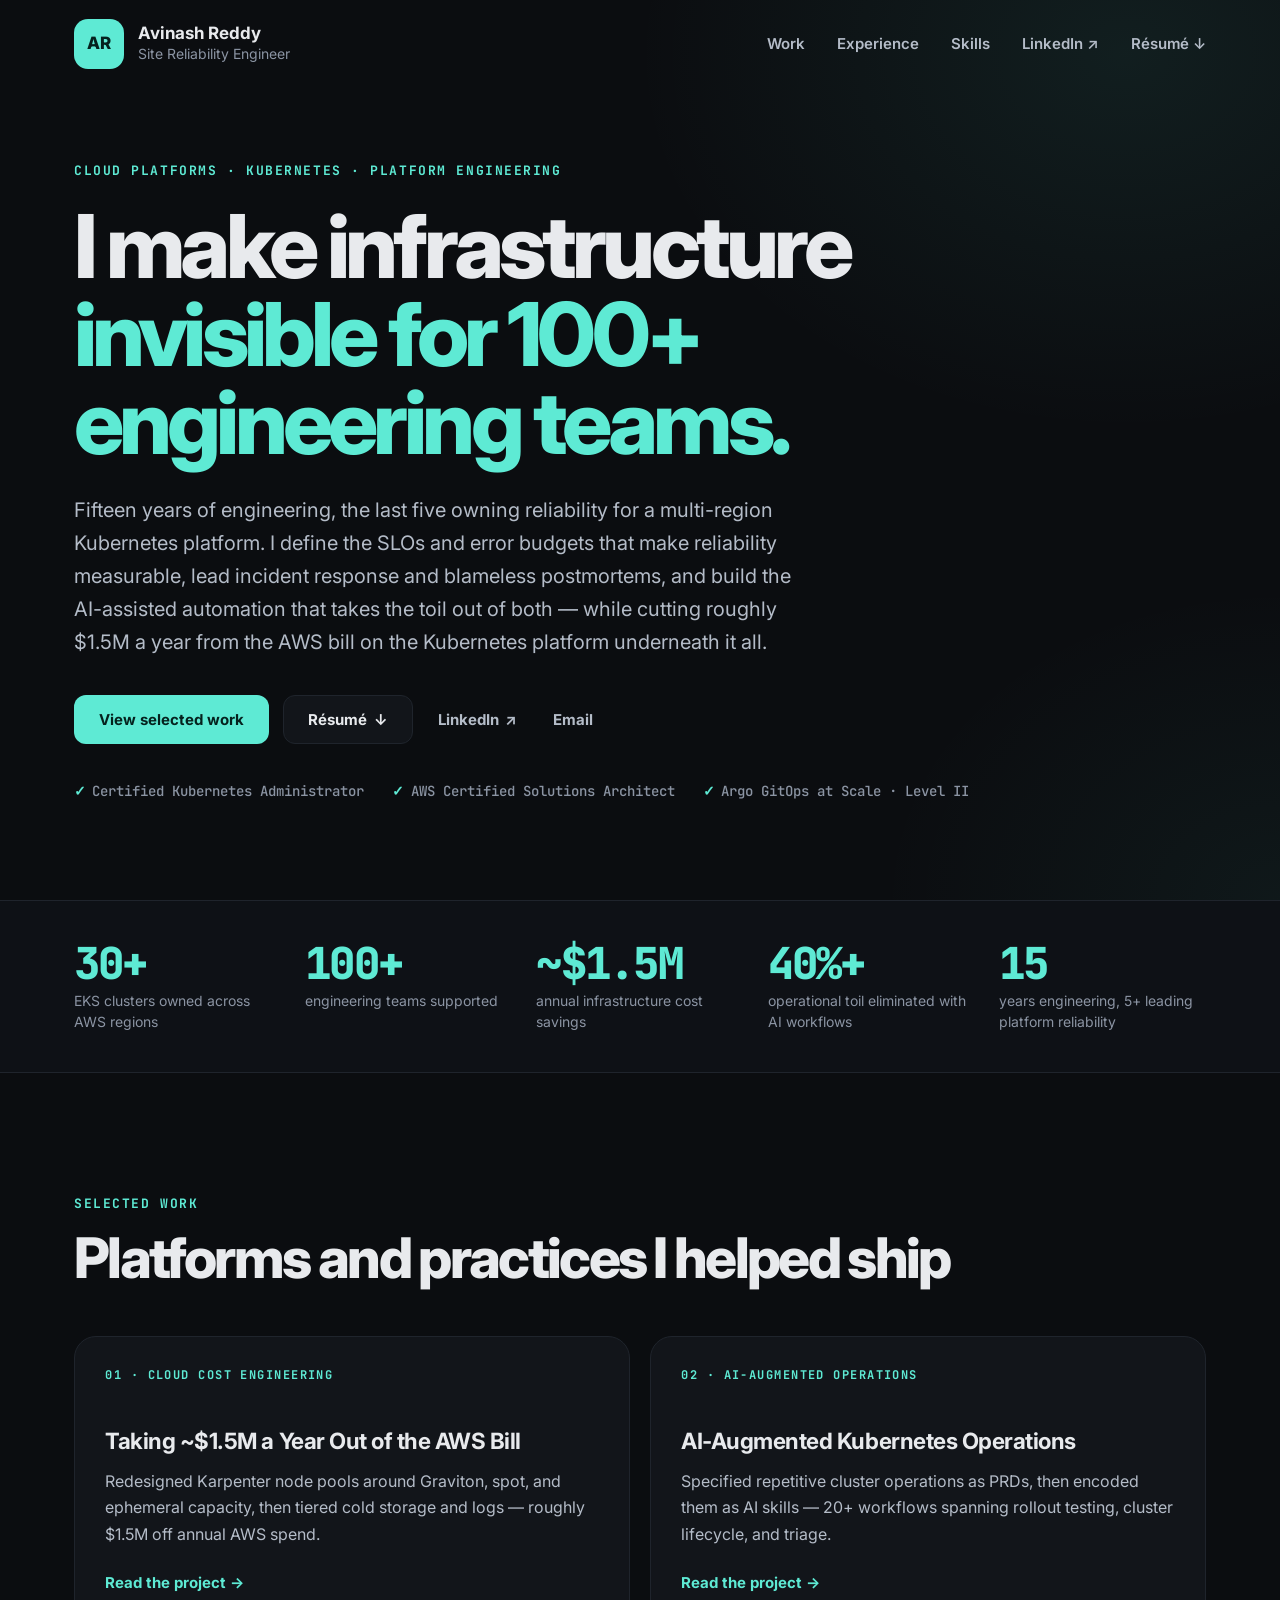
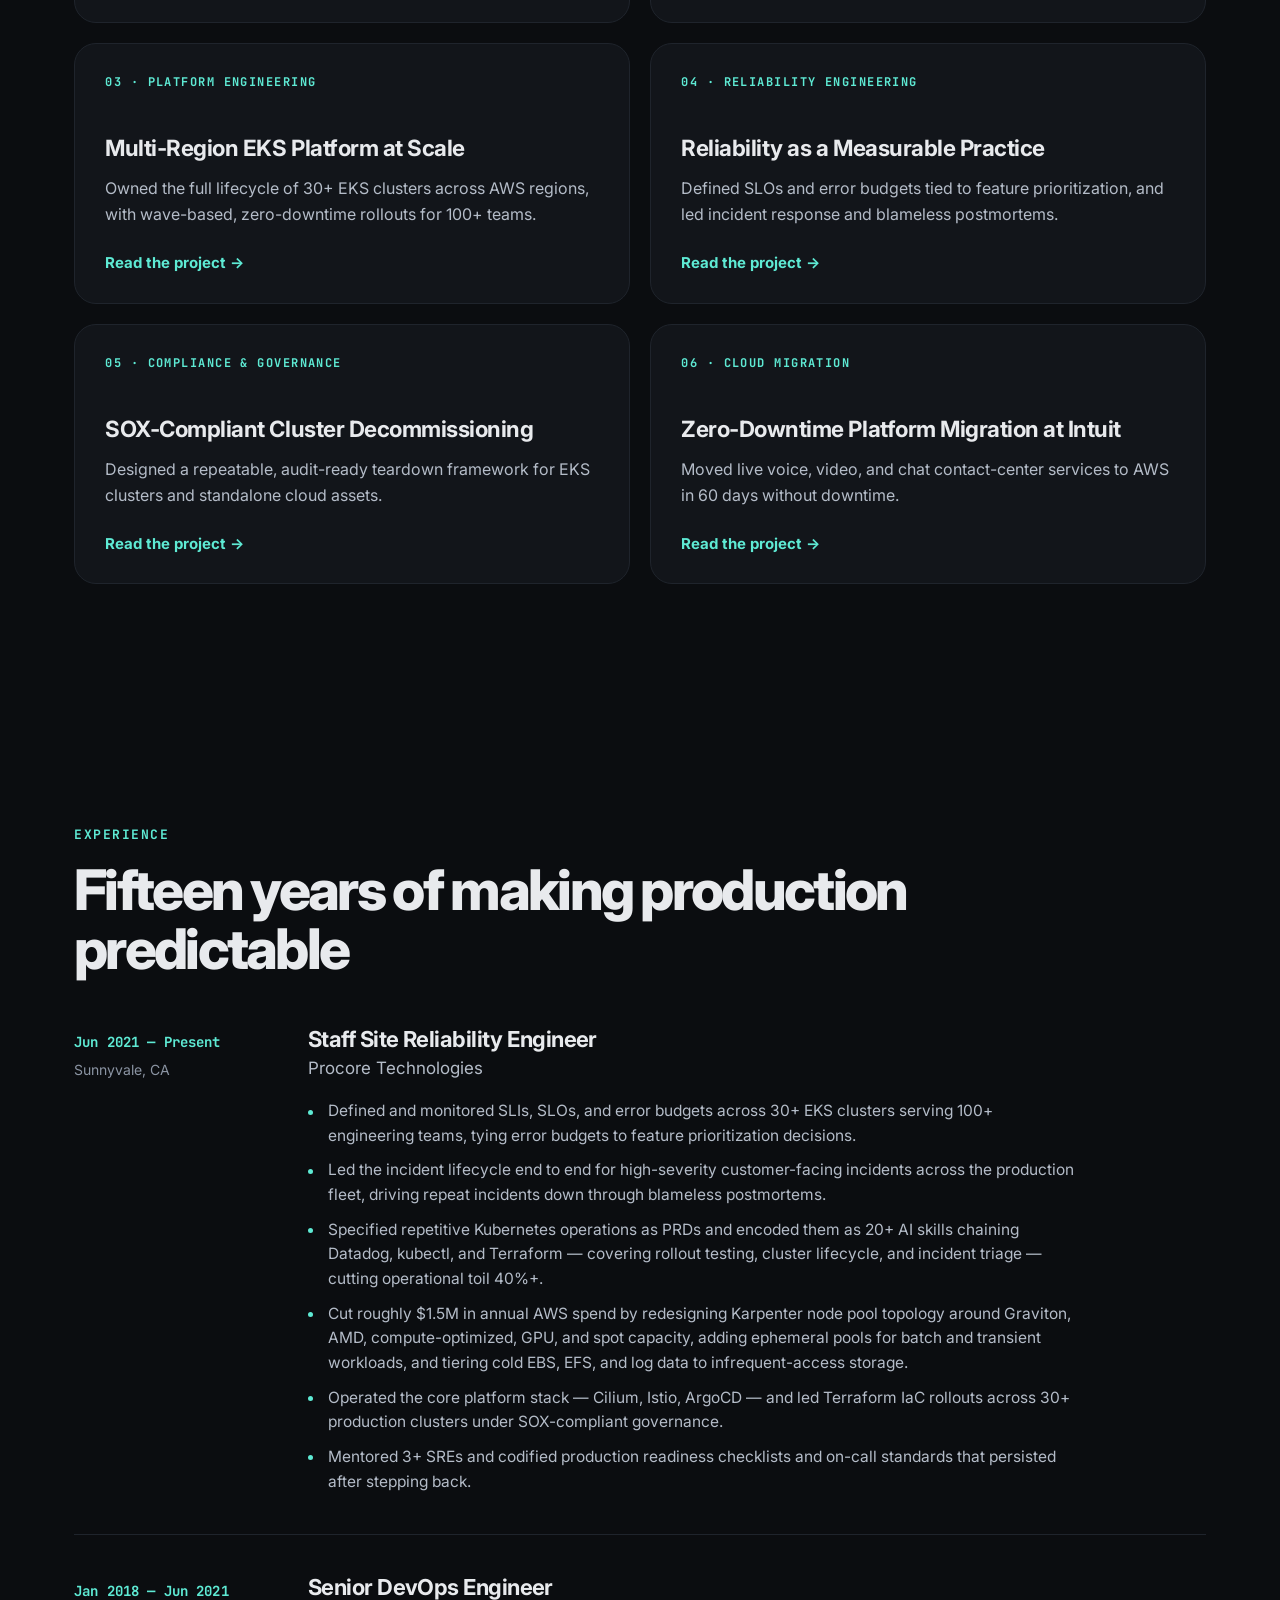
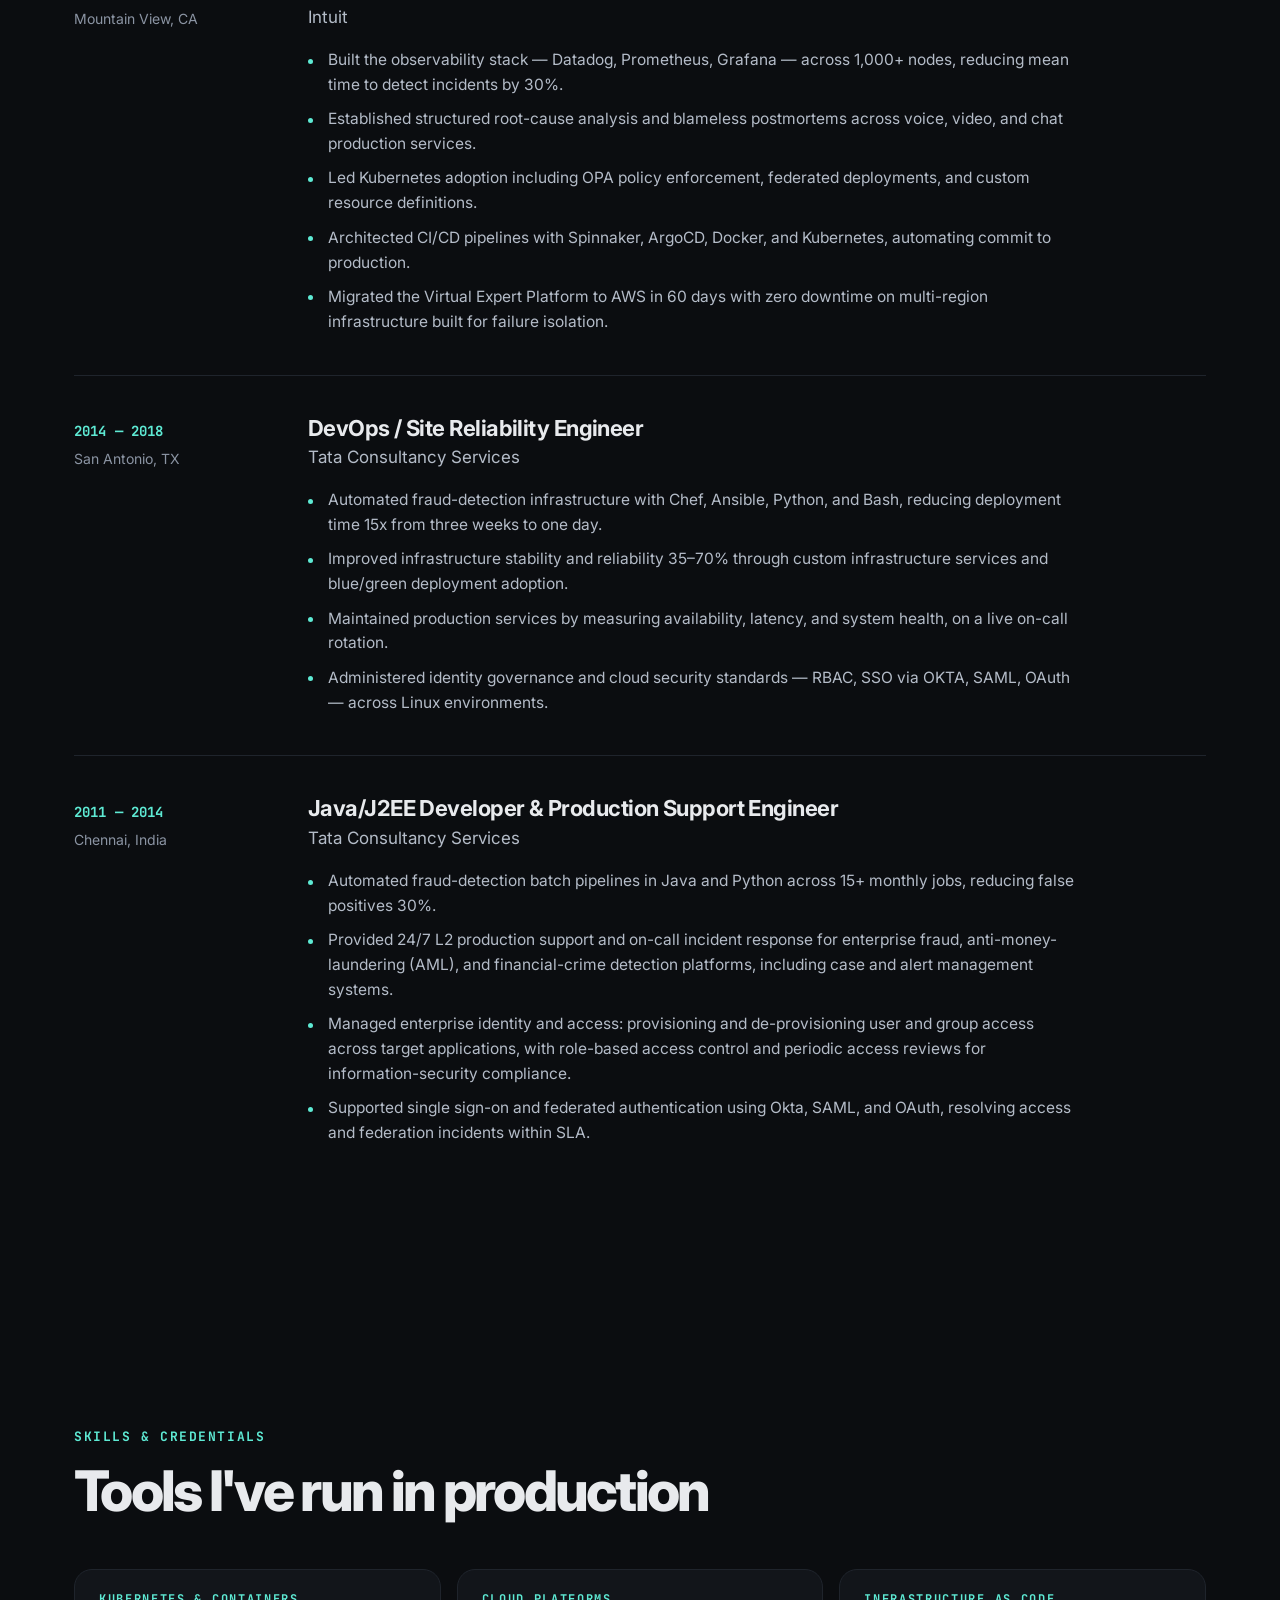
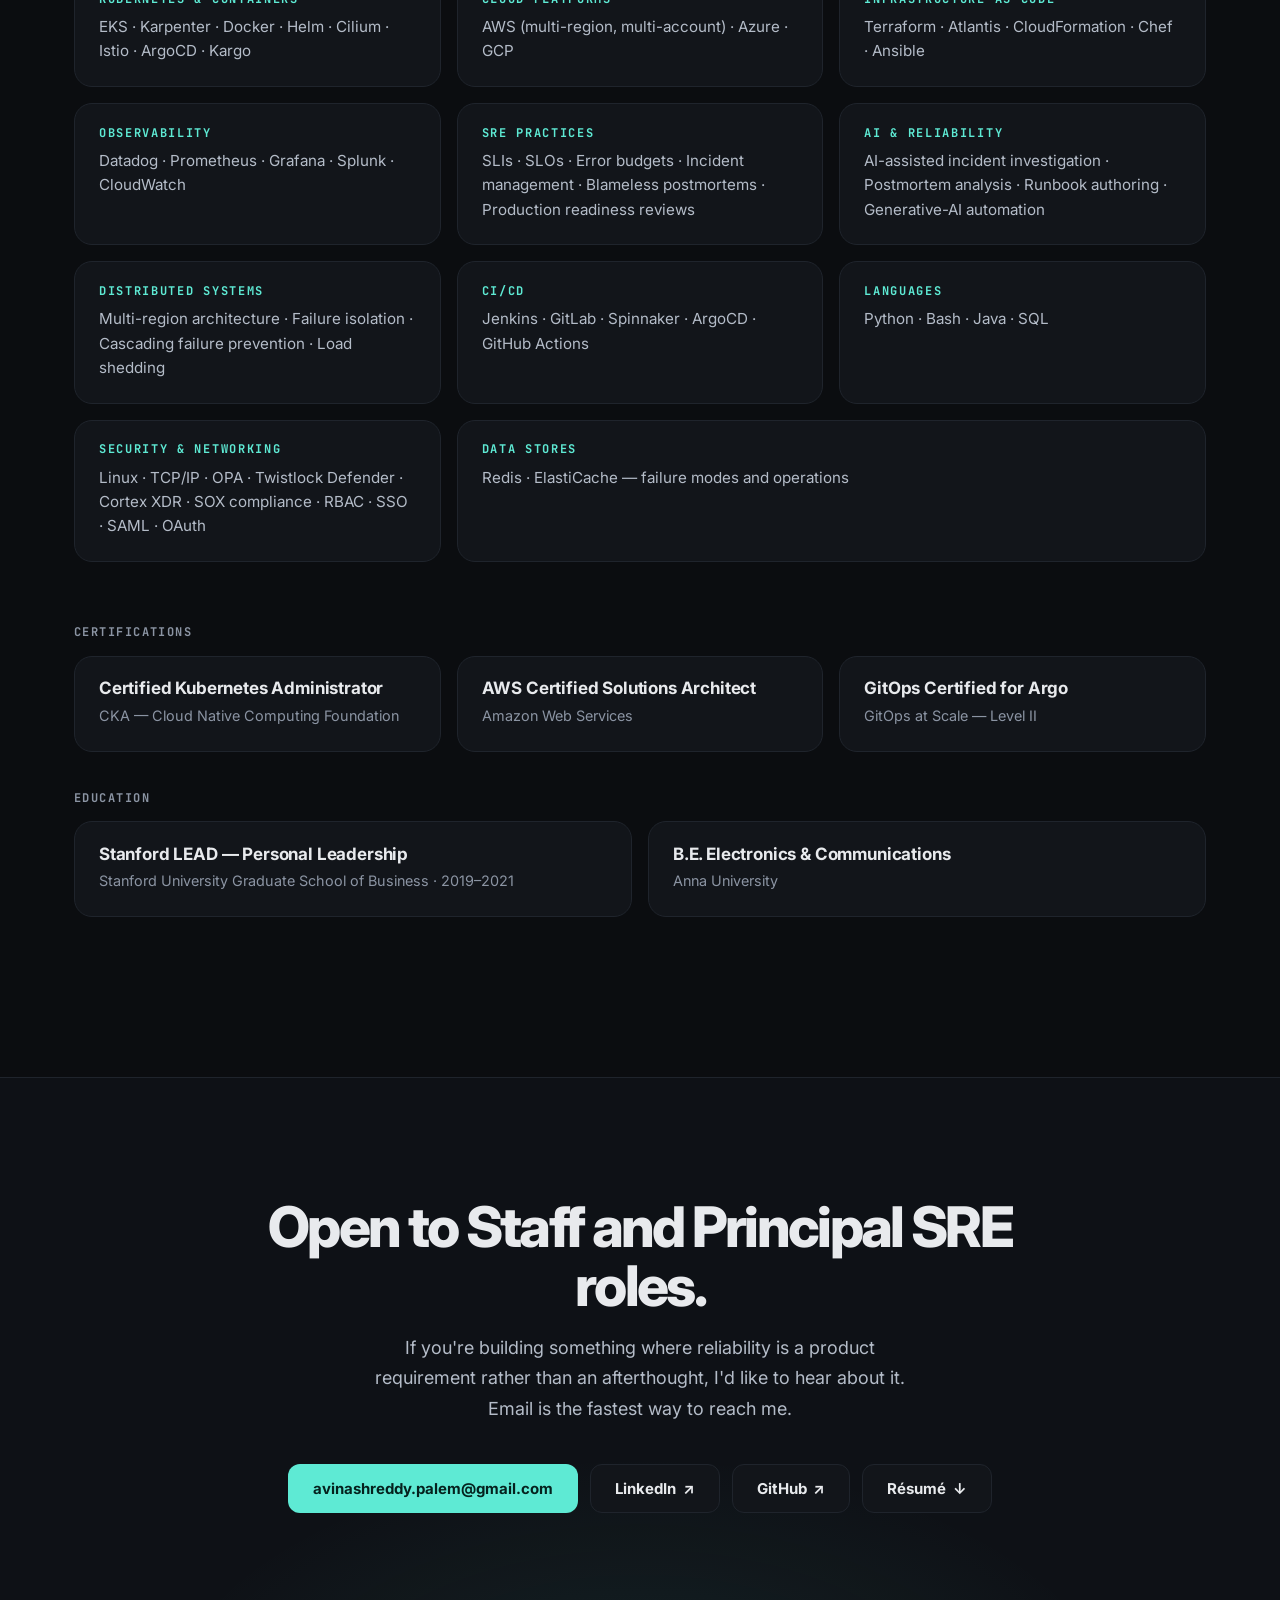
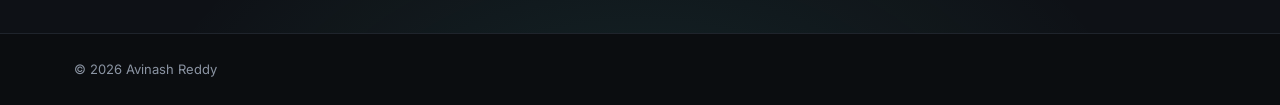
<file: index.html>
<!DOCTYPE html>
<html lang="en">
<head>
<meta charset="utf-8">
<meta name="viewport" content="width=device-width, initial-scale=1">
<title>Avinash Reddy — Staff Site Reliability Engineer</title>
<meta name="description" content="Staff Site Reliability Engineer with 15 years of engineering experience. Kubernetes, AWS, and Datadog at scale — 30+ EKS clusters, 100+ engineering teams, SLOs and error budgets, AI-augmented operations, and ~$1.5M in annual cloud cost savings. CKA certified.">
<meta name="author" content="Avinash Reddy">
<link rel="canonical" href="https://areddy30.github.io/">

<meta property="og:type" content="profile">
<meta property="og:title" content="Avinash Reddy — Staff Site Reliability Engineer">
<meta property="og:description" content="15 years of engineering. 30+ EKS clusters, 100+ engineering teams, ~$1.5M a year in cloud cost savings, and 40%+ operational toil eliminated through AI-augmented Kubernetes operations.">
<meta property="og:url" content="https://areddy30.github.io/">
<meta property="og:image" content="https://areddy30.github.io/assets/og-image.png">
<meta name="twitter:card" content="summary_large_image">
<meta name="twitter:title" content="Avinash Reddy — Staff Site Reliability Engineer">
<meta name="twitter:description" content="15 years of engineering. 30+ EKS clusters, 100+ engineering teams, ~$1.5M a year in cloud cost savings, and 40%+ operational toil eliminated through AI-augmented Kubernetes operations.">
<meta name="twitter:image" content="https://areddy30.github.io/assets/og-image.png">

<meta name="theme-color" content="#0B0D10">
<link rel="icon" href="assets/favicon.svg" type="image/svg+xml">

<link rel="preconnect" href="https://fonts.googleapis.com">
<link rel="preconnect" href="https://fonts.gstatic.com" crossorigin>
<link href="https://fonts.googleapis.com/css2?family=Inter:wght@400;500;600;700;800&family=JetBrains+Mono:wght@400;500;700&display=swap" rel="stylesheet">
<link rel="stylesheet" href="css/style.css">

<!-- Marks the document as script-enabled BEFORE first paint, so the reveal
     animation's initial opacity:0 only applies when JS can undo it.
     Without this, a visitor with JS disabled sees a blank page. -->
<script>document.documentElement.className += ' js';</script>

<script type="application/ld+json">
{
  "@context": "https://schema.org",
  "@type": "Person",
  "name": "Avinash Reddy",
  "jobTitle": "Staff Site Reliability Engineer",
  "url": "https://areddy30.github.io/",
  "email": "mailto:avinashreddy.palem@gmail.com",
  "worksFor": { "@type": "Organization", "name": "Procore Technologies" },
  "address": { "@type": "PostalAddress", "addressLocality": "Sunnyvale", "addressRegion": "CA", "addressCountry": "US" },
  "alumniOf": [
    { "@type": "CollegeOrUniversity", "name": "Stanford University Graduate School of Business" },
    { "@type": "CollegeOrUniversity", "name": "Anna University" }
  ],
  "knowsAbout": ["Site Reliability Engineering","Kubernetes","Amazon EKS","AWS","Terraform","Datadog","Service Level Objectives","Error Budgets","Incident Response","Observability","GitOps","ArgoCD","Istio","Cilium","Infrastructure as Code","Distributed Systems","Cloud Cost Optimization","FinOps","Karpenter","AWS Graviton"],
  "hasCredential": [
    { "@type": "EducationalOccupationalCredential", "name": "Certified Kubernetes Administrator (CKA)" },
    { "@type": "EducationalOccupationalCredential", "name": "AWS Certified Solutions Architect" },
    { "@type": "EducationalOccupationalCredential", "name": "GitOps Certified for Argo — GitOps at Scale (Level II)" }
  ],
  "sameAs": ["https://www.linkedin.com/in/avinashreddy30","https://github.com/areddy30"]
}
</script>
</head>
<body>

<a class="skip-link" href="#main">Skip to content</a>

<header class="nav" id="nav">
  <div class="nav__inner">
    <a class="brand" href="#top" aria-label="Avinash Reddy, home">
      <span class="brand__mark" aria-hidden="true">AR</span>
      <span class="brand__text">
        <span class="brand__name">Avinash Reddy</span>
        <span class="brand__role">Site Reliability Engineer</span>
      </span>
    </a>

    <nav class="nav__links" id="navLinks" aria-label="Primary">
      <a href="#work">Work</a>
      <a href="#experience">Experience</a>
      <a href="#skills">Skills</a>
      <a href="https://www.linkedin.com/in/avinashreddy30" target="_blank" rel="noopener">LinkedIn <span aria-hidden="true">↗</span></a>
      <a href="assets/resume.pdf" download>Résumé <span aria-hidden="true">↓</span></a>
    </nav>

    <button class="nav__toggle" id="navToggle" aria-label="Open menu" aria-expanded="false" aria-controls="navLinks">
      <span></span><span></span><span></span>
    </button>
  </div>
</header>

<main id="main">

  <!-- ============ HERO ============ -->
  <section class="hero" id="top">
    <div class="wrap">
      <p class="eyebrow hero__eyebrow reveal">Cloud Platforms · Kubernetes · Platform Engineering</p>

      <h1 class="hero__title reveal">
        I make infrastructure <em>invisible for 100+ engineering teams.</em>
      </h1>

      <p class="hero__lede reveal">
        Fifteen years of engineering, the last five owning reliability for a multi-region Kubernetes platform. I define the SLOs and error budgets
        that make reliability measurable, lead incident response and blameless postmortems, and build
        the AI-assisted automation that takes the toil out of both — while cutting roughly $1.5M a year
        from the AWS bill on the Kubernetes platform underneath it all.
      </p>

      <div class="hero__actions reveal">
        <a class="btn btn--primary" href="#work">View selected work</a>
        <a class="btn btn--ghost" href="assets/resume.pdf" download>Résumé <span aria-hidden="true">↓</span></a>
        <a class="btn btn--text" href="https://www.linkedin.com/in/avinashreddy30" target="_blank" rel="noopener">LinkedIn <span aria-hidden="true">↗</span></a>
        <a class="btn btn--text" href="mailto:avinashreddy.palem@gmail.com">Email</a>
      </div>

      <p class="hero__creds reveal">
        <span>Certified Kubernetes Administrator</span>
        <span>AWS Certified Solutions Architect</span>
        <span>Argo GitOps at Scale · Level II</span>
      </p>
    </div>
  </section>

  <!-- ============ METRICS ============ -->
  <section class="metrics" aria-label="Impact at a glance">
    <div class="wrap">
      <ul class="metrics__grid">
        <li class="metric reveal">
          <span class="metric__fig" data-count="30" data-suffix="+">30+</span>
          <span class="metric__label">EKS clusters owned across AWS regions</span>
        </li>
        <li class="metric reveal">
          <span class="metric__fig" data-count="100" data-suffix="+">100+</span>
          <span class="metric__label">engineering teams supported</span>
        </li>
        <li class="metric reveal">
          <span class="metric__fig" data-count="1.5" data-suffix="M" data-prefix="~$" data-decimals="1">~$1.5M</span>
          <span class="metric__label">annual infrastructure cost savings</span>
        </li>
        <li class="metric reveal">
          <span class="metric__fig" data-count="40" data-suffix="%+">40%+</span>
          <span class="metric__label">operational toil eliminated with AI workflows</span>
        </li>
        <li class="metric reveal">
          <span class="metric__fig" data-count="15" data-suffix="">15</span>
          <span class="metric__label">years engineering, 5+ leading platform reliability</span>
        </li>
      </ul>
    </div>
  </section>

  <!-- ============ WORK ============ -->
  <section class="section" id="work">
    <div class="wrap">
      <header class="section__head reveal">
        <p class="eyebrow">Selected Work</p>
        <h2 class="section__title">Platforms and practices I helped ship</h2>
      </header>

      <ul class="cards">
        <li class="reveal">
          <a class="card" href="work/cloud-cost-optimization.html">
            <span class="card__eyebrow">01 · Cloud Cost Engineering</span>
            <h3 class="card__title">Taking ~$1.5M a Year Out of the AWS Bill</h3>
            <p class="card__desc">Redesigned Karpenter node pools around Graviton, spot, and ephemeral capacity, then tiered cold storage and logs — roughly $1.5M off annual AWS spend.</p>
            <span class="card__link">Read the project <span aria-hidden="true">→</span></span>
          </a>
        </li>
        <li class="reveal">
          <a class="card" href="work/ai-kubernetes-operations.html">
            <span class="card__eyebrow">02 · AI-Augmented Operations</span>
            <h3 class="card__title">AI-Augmented Kubernetes Operations</h3>
            <p class="card__desc">Specified repetitive cluster operations as PRDs, then encoded them as AI skills — 20+ workflows spanning rollout testing, cluster lifecycle, and triage.</p>
            <span class="card__link">Read the project <span aria-hidden="true">→</span></span>
          </a>
        </li>
        <li class="reveal">
          <a class="card" href="work/multi-region-eks-platform.html">
            <span class="card__eyebrow">03 · Platform Engineering</span>
            <h3 class="card__title">Multi-Region EKS Platform at Scale</h3>
            <p class="card__desc">Owned the full lifecycle of 30+ EKS clusters across AWS regions, with wave-based, zero-downtime rollouts for 100+ teams.</p>
            <span class="card__link">Read the project <span aria-hidden="true">→</span></span>
          </a>
        </li>
        <li class="reveal">
          <a class="card" href="work/reliability-practice.html">
            <span class="card__eyebrow">04 · Reliability Engineering</span>
            <h3 class="card__title">Reliability as a Measurable Practice</h3>
            <p class="card__desc">Defined SLOs and error budgets tied to feature prioritization, and led incident response and blameless postmortems.</p>
            <span class="card__link">Read the project <span aria-hidden="true">→</span></span>
          </a>
        </li>
        <li class="reveal">
          <a class="card" href="work/sox-cluster-decommissioning.html">
            <span class="card__eyebrow">05 · Compliance &amp; Governance</span>
            <h3 class="card__title">SOX-Compliant Cluster Decommissioning</h3>
            <p class="card__desc">Designed a repeatable, audit-ready teardown framework for EKS clusters and standalone cloud assets.</p>
            <span class="card__link">Read the project <span aria-hidden="true">→</span></span>
          </a>
        </li>
        <li class="reveal">
          <a class="card" href="work/intuit-aws-migration.html">
            <span class="card__eyebrow">06 · Cloud Migration</span>
            <h3 class="card__title">Zero-Downtime Platform Migration at Intuit</h3>
            <p class="card__desc">Moved live voice, video, and chat contact-center services to AWS in 60 days without downtime.</p>
            <span class="card__link">Read the project <span aria-hidden="true">→</span></span>
          </a>
        </li>
      </ul>
    </div>
  </section>

  <!-- ============ EXPERIENCE ============ -->
  <section class="section" id="experience">
    <div class="wrap">
      <header class="section__head reveal">
        <p class="eyebrow">Experience</p>
        <h2 class="section__title">Fifteen years of making production predictable</h2>
      </header>

      <ol class="roles">

        <li class="role reveal">
          <div class="role__meta">
            <span class="role__dates">Jun 2021 — Present</span>
            <span class="role__loc">Sunnyvale, CA</span>
          </div>
          <div class="role__body">
            <h3 class="role__title">Staff Site Reliability Engineer</h3>
            <p class="role__co">Procore Technologies</p>
            <ul class="role__points">
              <li>Defined and monitored SLIs, SLOs, and error budgets across 30+ EKS clusters serving 100+ engineering teams, tying error budgets to feature prioritization decisions.</li>
              <li>Led the incident lifecycle end to end for high-severity customer-facing incidents across the production fleet, driving repeat incidents down through blameless postmortems.</li>
              <li>Specified repetitive Kubernetes operations as PRDs and encoded them as 20+ AI skills chaining Datadog, kubectl, and Terraform — covering rollout testing, cluster lifecycle, and incident triage — cutting operational toil 40%+.</li>
              <li>Cut roughly $1.5M in annual AWS spend by redesigning Karpenter node pool topology around Graviton, AMD, compute-optimized, GPU, and spot capacity, adding ephemeral pools for batch and transient workloads, and tiering cold EBS, EFS, and log data to infrequent-access storage.</li>
              <li>Operated the core platform stack — Cilium, Istio, ArgoCD — and led Terraform IaC rollouts across 30+ production clusters under SOX-compliant governance.</li>
              <li>Mentored 3+ SREs and codified production readiness checklists and on-call standards that persisted after stepping back.</li>
            </ul>
          </div>
        </li>

        <li class="role reveal">
          <div class="role__meta">
            <span class="role__dates">Jan 2018 — Jun 2021</span>
            <span class="role__loc">Mountain View, CA</span>
          </div>
          <div class="role__body">
            <h3 class="role__title">Senior DevOps Engineer</h3>
            <p class="role__co">Intuit</p>
            <ul class="role__points">
              <li>Built the observability stack — Datadog, Prometheus, Grafana — across 1,000+ nodes, reducing mean time to detect incidents by 30%.</li>
              <li>Established structured root-cause analysis and blameless postmortems across voice, video, and chat production services.</li>
              <li>Led Kubernetes adoption including OPA policy enforcement, federated deployments, and custom resource definitions.</li>
              <li>Architected CI/CD pipelines with Spinnaker, ArgoCD, Docker, and Kubernetes, automating commit to production.</li>
              <li>Migrated the Virtual Expert Platform to AWS in 60 days with zero downtime on multi-region infrastructure built for failure isolation.</li>
            </ul>
          </div>
        </li>

        <li class="role reveal">
          <div class="role__meta">
            <span class="role__dates">2014 — 2018</span>
            <span class="role__loc">San Antonio, TX</span>
          </div>
          <div class="role__body">
            <h3 class="role__title">DevOps / Site Reliability Engineer</h3>
            <p class="role__co">Tata Consultancy Services</p>
            <ul class="role__points">
              <li>Automated fraud-detection infrastructure with Chef, Ansible, Python, and Bash, reducing deployment time 15x from three weeks to one day.</li>
              <li>Improved infrastructure stability and reliability 35–70% through custom infrastructure services and blue/green deployment adoption.</li>
              <li>Maintained production services by measuring availability, latency, and system health, on a live on-call rotation.</li>
              <li>Administered identity governance and cloud security standards — RBAC, SSO via OKTA, SAML, OAuth — across Linux environments.</li>
            </ul>
          </div>
        </li>

        <li class="role reveal">
          <div class="role__meta">
            <span class="role__dates">2011 — 2014</span>
            <span class="role__loc">Chennai, India</span>
          </div>
          <div class="role__body">
            <h3 class="role__title">Java/J2EE Developer &amp; Production Support Engineer</h3>
            <p class="role__co">Tata Consultancy Services</p>
            <ul class="role__points">
              <li>Automated fraud-detection batch pipelines in Java and Python across 15+ monthly jobs, reducing false positives 30%.</li>
              <li>Provided 24/7 L2 production support and on-call incident response for enterprise fraud, anti-money-laundering (AML), and financial-crime detection platforms, including case and alert management systems.</li>
              <li>Managed enterprise identity and access: provisioning and de-provisioning user and group access across target applications, with role-based access control and periodic access reviews for information-security compliance.</li>
              <li>Supported single sign-on and federated authentication using Okta, SAML, and OAuth, resolving access and federation incidents within SLA.</li>
            </ul>
          </div>
        </li>

      </ol>
    </div>
  </section>

  <!-- ============ SKILLS ============ -->
  <section class="section" id="skills">
    <div class="wrap">
      <header class="section__head reveal">
        <p class="eyebrow">Skills &amp; Credentials</p>
        <h2 class="section__title">Tools I've run in production</h2>
      </header>

      <div class="skills reveal">
        <div class="skill"><h3>Kubernetes &amp; Containers</h3><p>EKS · Karpenter · Docker · Helm · Cilium · Istio · ArgoCD · Kargo</p></div>
        <div class="skill"><h3>Cloud Platforms</h3><p>AWS (multi-region, multi-account) · Azure · GCP</p></div>
        <div class="skill"><h3>Infrastructure as Code</h3><p>Terraform · Atlantis · CloudFormation · Chef · Ansible</p></div>
        <div class="skill"><h3>Observability</h3><p>Datadog · Prometheus · Grafana · Splunk · CloudWatch</p></div>
        <div class="skill"><h3>SRE Practices</h3><p>SLIs · SLOs · Error budgets · Incident management · Blameless postmortems · Production readiness reviews</p></div>
        <div class="skill"><h3>AI &amp; Reliability</h3><p>AI-assisted incident investigation · Postmortem analysis · Runbook authoring · Generative-AI automation</p></div>
        <div class="skill"><h3>Distributed Systems</h3><p>Multi-region architecture · Failure isolation · Cascading failure prevention · Load shedding</p></div>
        <div class="skill"><h3>CI/CD</h3><p>Jenkins · GitLab · Spinnaker · ArgoCD · GitHub Actions</p></div>
        <div class="skill"><h3>Languages</h3><p>Python · Bash · Java · SQL</p></div>
        <div class="skill"><h3>Security &amp; Networking</h3><p>Linux · TCP/IP · OPA · Twistlock Defender · Cortex XDR · SOX compliance · RBAC · SSO · SAML · OAuth</p></div>
        <div class="skill"><h3>Data Stores</h3><p>Redis · ElastiCache — failure modes and operations</p></div>
      </div>

      <div class="reveal">
        <h3 class="subhead">Certifications</h3>
        <div class="creds creds--3">
          <div class="cred">
            <h4>Certified Kubernetes Administrator</h4>
            <p>CKA — Cloud Native Computing Foundation</p>
          </div>
          <div class="cred">
            <h4>AWS Certified Solutions Architect</h4>
            <p>Amazon Web Services</p>
          </div>
          <div class="cred">
            <h4>GitOps Certified for Argo</h4>
            <p>GitOps at Scale — Level II</p>
          </div>
        </div>
      </div>

      <div class="reveal">
        <h3 class="subhead">Education</h3>
        <div class="creds creds--2">
          <div class="cred">
            <h4>Stanford LEAD — Personal Leadership</h4>
            <p>Stanford University Graduate School of Business · 2019–2021</p>
          </div>
          <div class="cred">
            <h4>B.E. Electronics &amp; Communications</h4>
            <p>Anna University</p>
          </div>
        </div>
      </div>
    </div>
  </section>

  <!-- ============ CONTACT ============ -->
  <section class="contact" id="contact">
    <div class="wrap">
      <h2 class="contact__title reveal">Open to Staff and Principal SRE roles.</h2>
      <p class="contact__lede reveal">
        If you're building something where reliability is a product requirement rather than an afterthought,
        I'd like to hear about it. Email is the fastest way to reach me.
      </p>
      <div class="contact__links reveal">
        <a class="btn btn--primary" href="mailto:avinashreddy.palem@gmail.com">avinashreddy.palem@gmail.com</a>
        <a class="btn btn--ghost" href="https://www.linkedin.com/in/avinashreddy30" target="_blank" rel="noopener">LinkedIn <span aria-hidden="true">↗</span></a>
        <a class="btn btn--ghost" href="https://github.com/areddy30" target="_blank" rel="noopener">GitHub <span aria-hidden="true">↗</span></a>
        <a class="btn btn--ghost" href="assets/resume.pdf" download>Résumé <span aria-hidden="true">↓</span></a>
      </div>
    </div>
  </section>

</main>

<footer class="foot">
  <div class="wrap foot__inner">
    <span>© <span id="year">2026</span> Avinash Reddy</span>
  </div>
</footer>

<script src="js/main.js"></script>
</body>
</html>
</file>
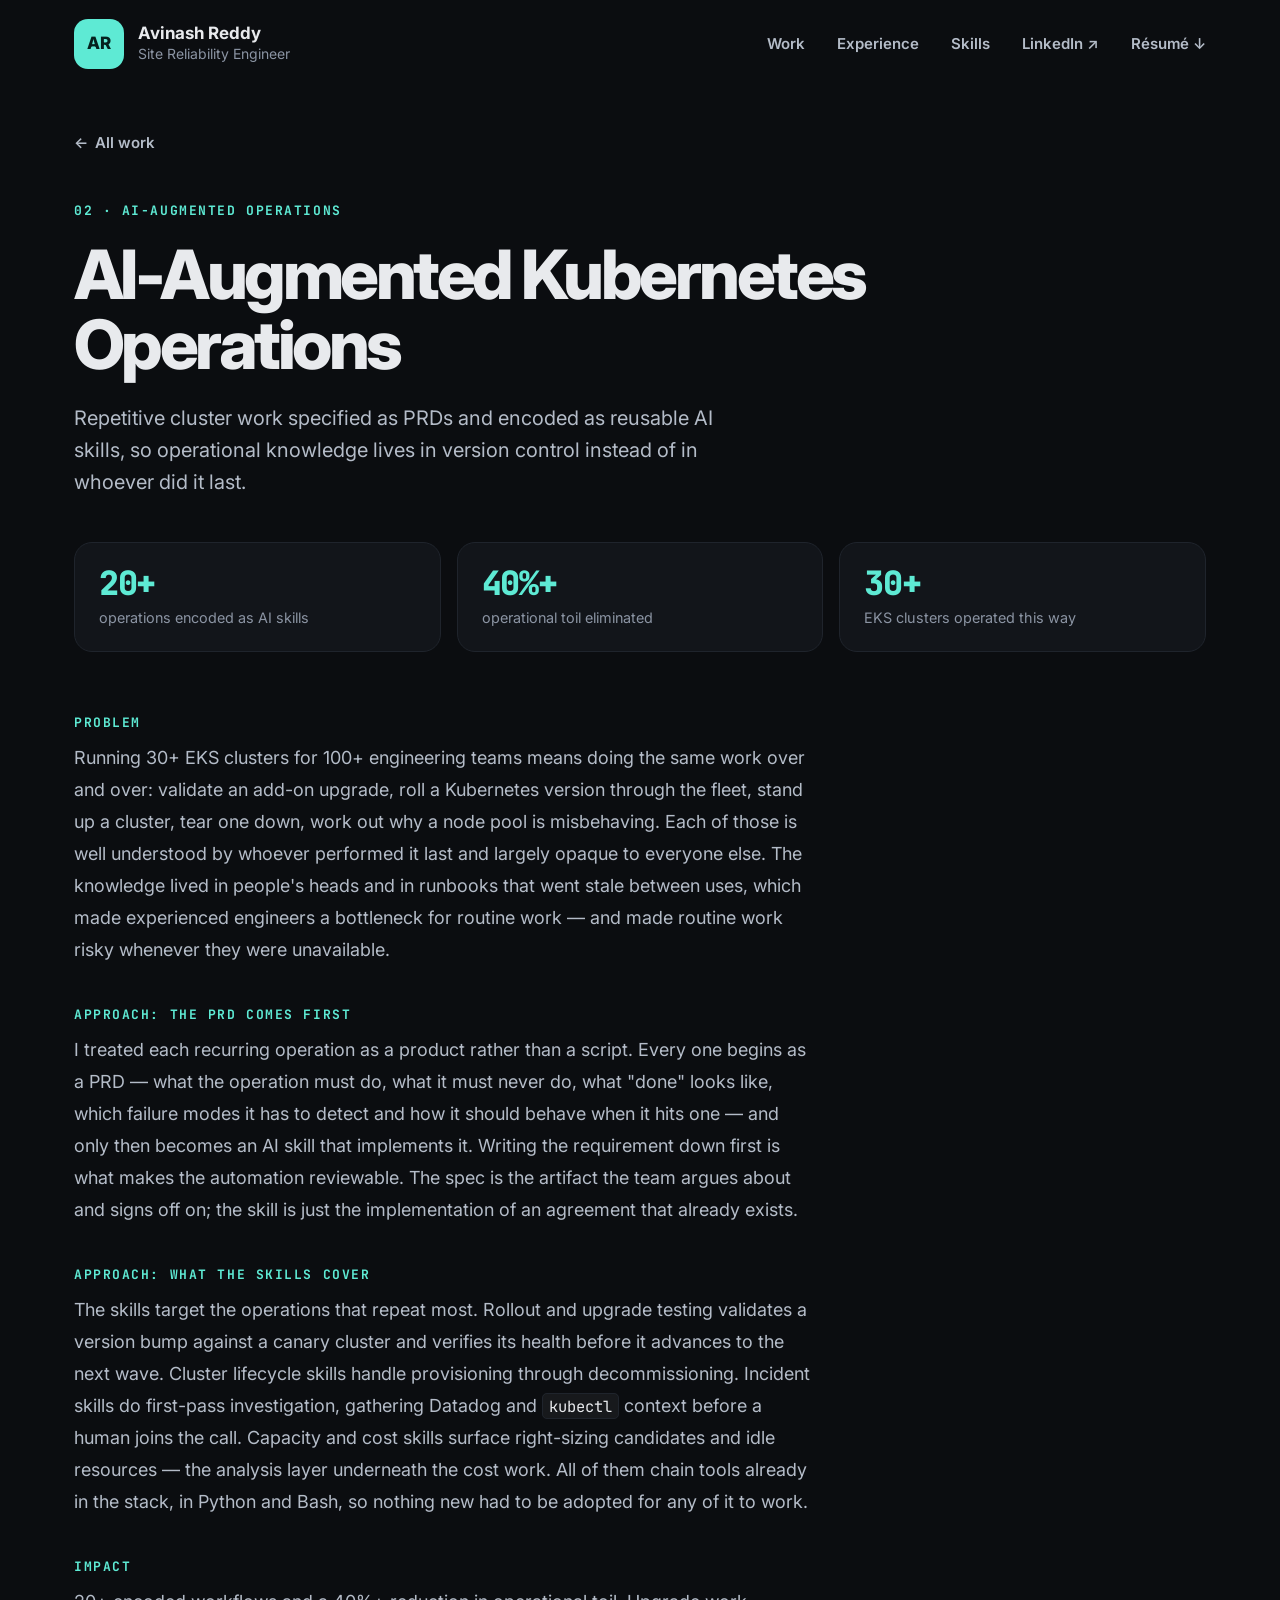
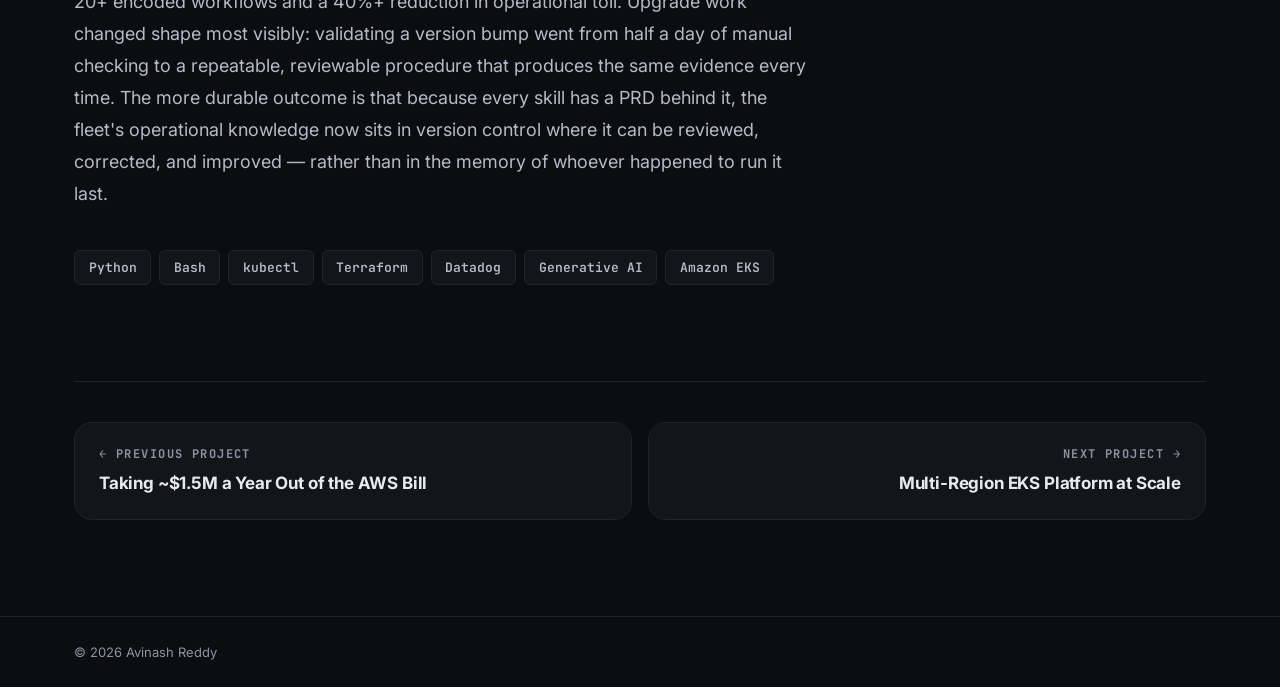
<file: work/ai-kubernetes-operations.html>
<!DOCTYPE html>
<html lang="en">
<head>
<meta charset="utf-8">
<meta name="viewport" content="width=device-width, initial-scale=1">
<title>AI-Augmented Kubernetes Operations — Avinash Reddy</title>
<meta name="description" content="Specified repetitive cluster operations as PRDs, then encoded them as AI skills — 20+ workflows spanning rollout testing, cluster lifecycle, and triage.">
<link rel="canonical" href="https://areddy30.github.io/work/ai-kubernetes-operations.html">
<meta property="og:type" content="article">
<meta property="og:title" content="AI-Augmented Kubernetes Operations — Avinash Reddy">
<meta property="og:description" content="Specified repetitive cluster operations as PRDs, then encoded them as AI skills — 20+ workflows spanning rollout testing, cluster lifecycle, and triage.">
<meta property="og:url" content="https://areddy30.github.io/work/ai-kubernetes-operations.html">
<meta property="og:image" content="https://areddy30.github.io/assets/og-image.png">
<meta name="twitter:card" content="summary_large_image">
<meta name="theme-color" content="#0B0D10">
<link rel="icon" href="../assets/favicon.svg" type="image/svg+xml">
<link rel="preconnect" href="https://fonts.googleapis.com">
<link rel="preconnect" href="https://fonts.gstatic.com" crossorigin>
<link href="https://fonts.googleapis.com/css2?family=Inter:wght@400;500;600;700;800&family=JetBrains+Mono:wght@400;500;700&display=swap" rel="stylesheet">
<link rel="stylesheet" href="../css/style.css">
<!-- Marks the document as script-enabled before first paint, so the reveal animation's
     opacity:0 only applies when JS can undo it (otherwise a JS-off visitor sees a blank page). -->
<script>document.documentElement.className += ' js';</script>
</head>
<body>

<a class="skip-link" href="#main">Skip to content</a>

<header class="nav" id="nav">
  <div class="nav__inner">
    <a class="brand" href="../" aria-label="Avinash Reddy, home">
      <span class="brand__mark" aria-hidden="true">AR</span>
      <span class="brand__text">
        <span class="brand__name">Avinash Reddy</span>
        <span class="brand__role">Site Reliability Engineer</span>
      </span>
    </a>

    <nav class="nav__links" id="navLinks" aria-label="Primary">
      <a href="../#work">Work</a>
      <a href="../#experience">Experience</a>
      <a href="../#skills">Skills</a>
      <a href="https://www.linkedin.com/in/avinashreddy30" target="_blank" rel="noopener">LinkedIn <span aria-hidden="true">↗</span></a>
      <a href="../assets/resume.pdf" download>Résumé <span aria-hidden="true">↓</span></a>
    </nav>

    <button class="nav__toggle" id="navToggle" aria-label="Open menu" aria-expanded="false" aria-controls="navLinks">
      <span></span><span></span><span></span>
    </button>
  </div>
</header>

<main id="main" class="page">
  <div class="wrap">
    <a class="crumb" href="../#work"><span aria-hidden="true">←</span> All work</a>

    <p class="eyebrow page__eyebrow reveal">02 · AI-Augmented Operations</p>
    <h1 class="page__title reveal">AI-Augmented Kubernetes Operations</h1>
    <p class="page__lede reveal">Repetitive cluster work specified as PRDs and encoded as reusable AI skills, so operational knowledge lives in version control instead of in whoever did it last.</p>

    <ul class="highlights reveal" aria-label="Highlights">
        <li class="hl"><span class="hl__fig">20+</span><span class="hl__label">operations encoded as AI skills</span></li>
        <li class="hl"><span class="hl__fig">40%+</span><span class="hl__label">operational toil eliminated</span></li>
        <li class="hl"><span class="hl__fig">30+</span><span class="hl__label">EKS clusters operated this way</span></li>
    </ul>

    <div class="story reveal">
        <section><h2>Problem</h2><p>Running 30+ EKS clusters for 100+ engineering teams means doing the same work over and over: validate an add-on upgrade, roll a Kubernetes version through the fleet, stand up a cluster, tear one down, work out why a node pool is misbehaving. Each of those is well understood by whoever performed it last and largely opaque to everyone else. The knowledge lived in people's heads and in runbooks that went stale between uses, which made experienced engineers a bottleneck for routine work — and made routine work risky whenever they were unavailable.</p></section>
        <section><h2>Approach: the PRD comes first</h2><p>I treated each recurring operation as a product rather than a script. Every one begins as a PRD — what the operation must do, what it must never do, what "done" looks like, which failure modes it has to detect and how it should behave when it hits one — and only then becomes an AI skill that implements it. Writing the requirement down first is what makes the automation reviewable. The spec is the artifact the team argues about and signs off on; the skill is just the implementation of an agreement that already exists.</p></section>
        <section><h2>Approach: what the skills cover</h2><p>The skills target the operations that repeat most. Rollout and upgrade testing validates a version bump against a canary cluster and verifies its health before it advances to the next wave. Cluster lifecycle skills handle provisioning through decommissioning. Incident skills do first-pass investigation, gathering Datadog and <code>kubectl</code> context before a human joins the call. Capacity and cost skills surface right-sizing candidates and idle resources — the analysis layer underneath the cost work. All of them chain tools already in the stack, in Python and Bash, so nothing new had to be adopted for any of it to work.</p></section>
        <section><h2>Impact</h2><p>20+ encoded workflows and a 40%+ reduction in operational toil. Upgrade work changed shape most visibly: validating a version bump went from half a day of manual checking to a repeatable, reviewable procedure that produces the same evidence every time. The more durable outcome is that because every skill has a PRD behind it, the fleet's operational knowledge now sits in version control where it can be reviewed, corrected, and improved — rather than in the memory of whoever happened to run it last.</p></section>
    </div>

    <ul class="tags reveal">
        <li>Python</li>
        <li>Bash</li>
        <li>kubectl</li>
        <li>Terraform</li>
        <li>Datadog</li>
        <li>Generative AI</li>
        <li>Amazon EKS</li>
    </ul>

    <nav class="pager" aria-label="More projects"><a class="pager__prev" href="cloud-cost-optimization.html"><span class="pager__dir">← Previous project</span><span class="pager__title">Taking ~$1.5M a Year Out of the AWS Bill</span></a><a class="pager__next" href="multi-region-eks-platform.html"><span class="pager__dir">Next project →</span><span class="pager__title">Multi-Region EKS Platform at Scale</span></a></nav>
  </div>
</main>

<footer class="foot">
  <div class="wrap foot__inner">
    <span>© <span id="year">2026</span> Avinash Reddy</span>
  </div>
</footer>

<script src="../js/main.js"></script>
</body>
</html>
</file>
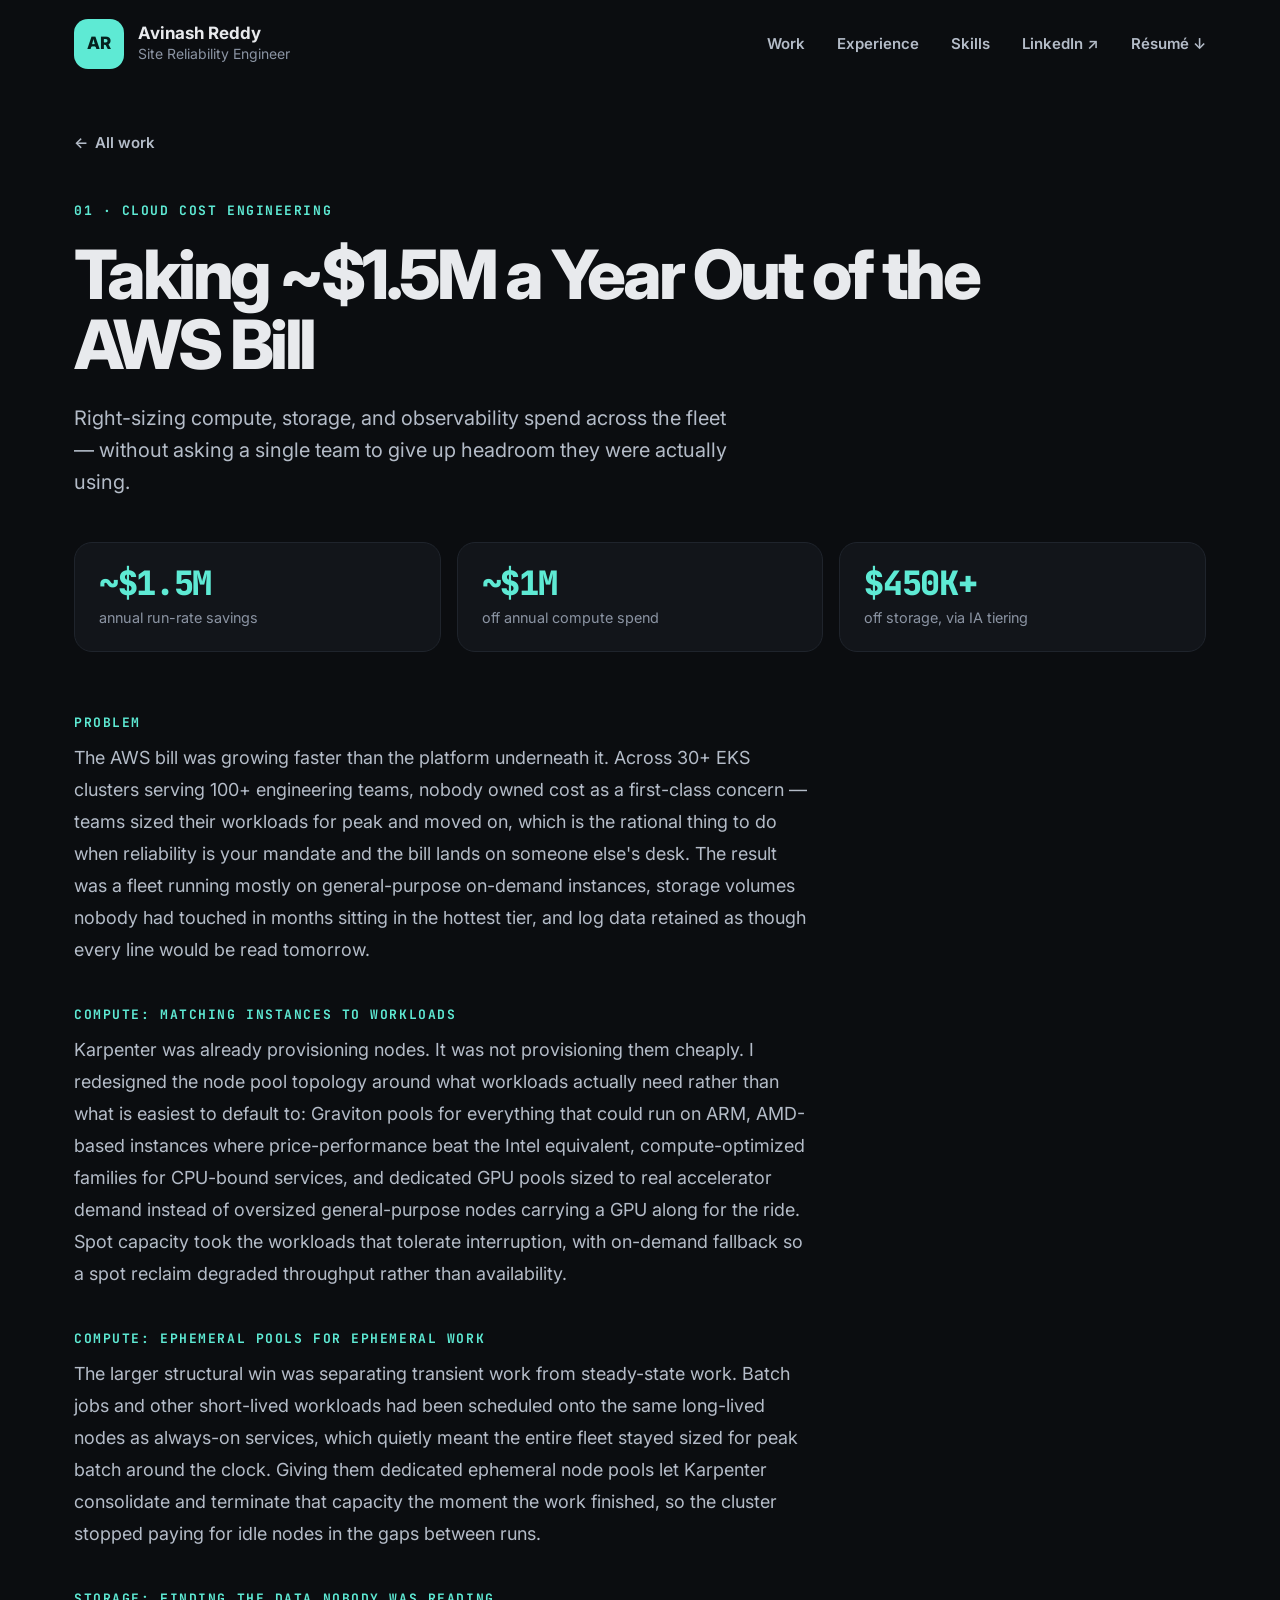
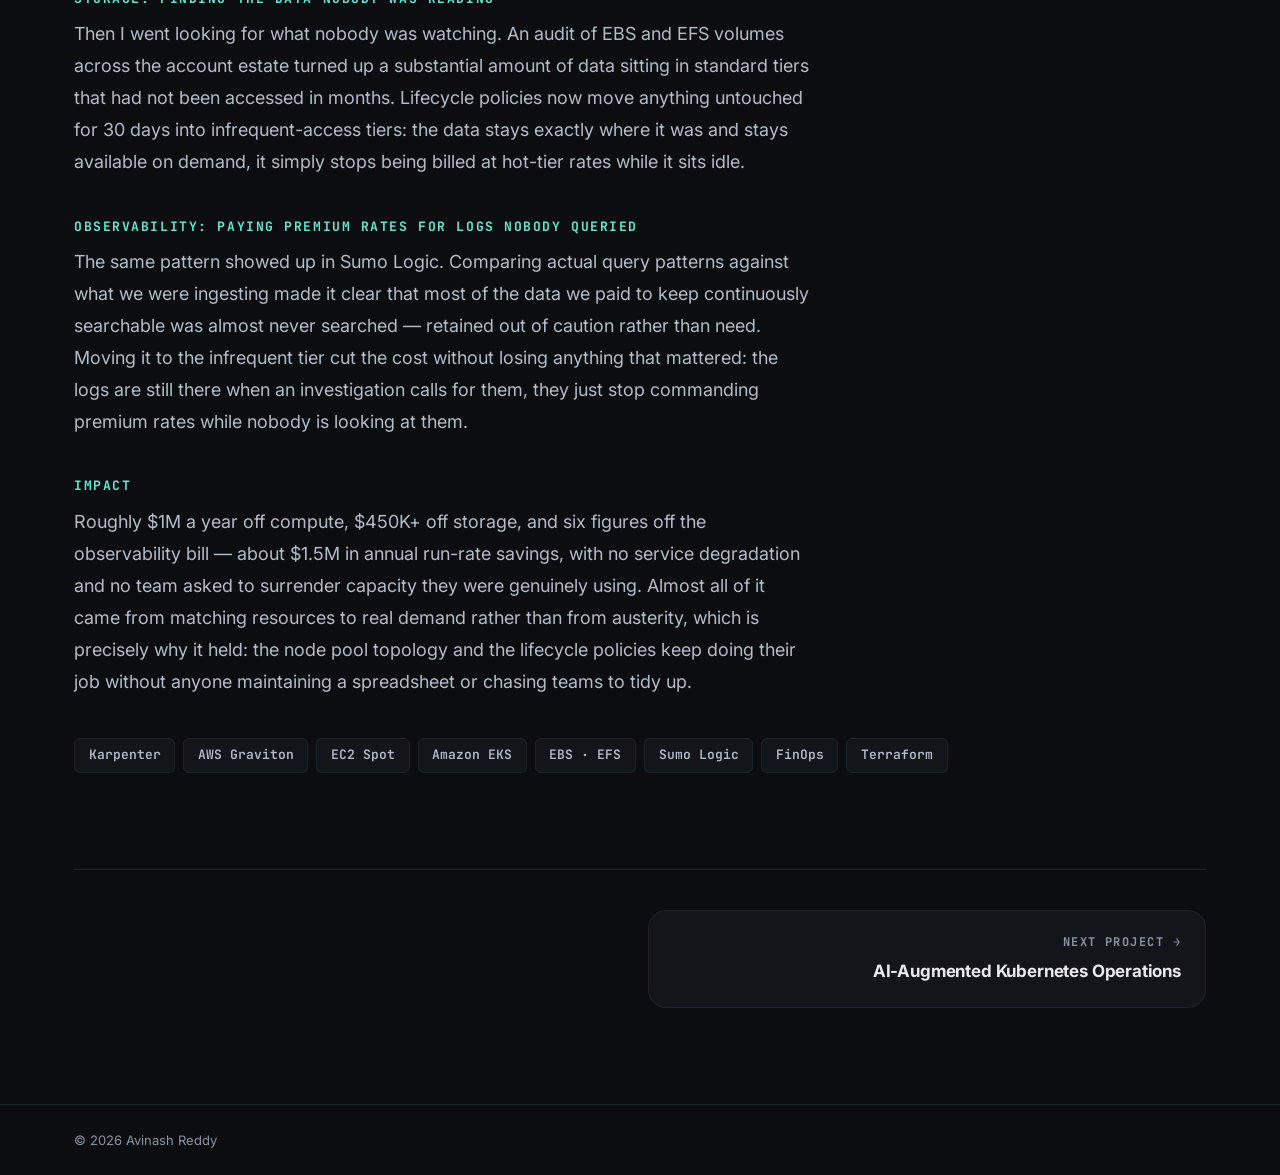
<file: work/cloud-cost-optimization.html>
<!DOCTYPE html>
<html lang="en">
<head>
<meta charset="utf-8">
<meta name="viewport" content="width=device-width, initial-scale=1">
<title>Taking ~$1.5M a Year Out of the AWS Bill — Avinash Reddy</title>
<meta name="description" content="Redesigned Karpenter node pools around Graviton, spot, and ephemeral capacity, then tiered cold storage and logs — roughly $1.5M off annual AWS spend.">
<link rel="canonical" href="https://areddy30.github.io/work/cloud-cost-optimization.html">
<meta property="og:type" content="article">
<meta property="og:title" content="Taking ~$1.5M a Year Out of the AWS Bill — Avinash Reddy">
<meta property="og:description" content="Redesigned Karpenter node pools around Graviton, spot, and ephemeral capacity, then tiered cold storage and logs — roughly $1.5M off annual AWS spend.">
<meta property="og:url" content="https://areddy30.github.io/work/cloud-cost-optimization.html">
<meta property="og:image" content="https://areddy30.github.io/assets/og-image.png">
<meta name="twitter:card" content="summary_large_image">
<meta name="theme-color" content="#0B0D10">
<link rel="icon" href="../assets/favicon.svg" type="image/svg+xml">
<link rel="preconnect" href="https://fonts.googleapis.com">
<link rel="preconnect" href="https://fonts.gstatic.com" crossorigin>
<link href="https://fonts.googleapis.com/css2?family=Inter:wght@400;500;600;700;800&family=JetBrains+Mono:wght@400;500;700&display=swap" rel="stylesheet">
<link rel="stylesheet" href="../css/style.css">
<!-- Marks the document as script-enabled before first paint, so the reveal animation's
     opacity:0 only applies when JS can undo it (otherwise a JS-off visitor sees a blank page). -->
<script>document.documentElement.className += ' js';</script>
</head>
<body>

<a class="skip-link" href="#main">Skip to content</a>

<header class="nav" id="nav">
  <div class="nav__inner">
    <a class="brand" href="../" aria-label="Avinash Reddy, home">
      <span class="brand__mark" aria-hidden="true">AR</span>
      <span class="brand__text">
        <span class="brand__name">Avinash Reddy</span>
        <span class="brand__role">Site Reliability Engineer</span>
      </span>
    </a>

    <nav class="nav__links" id="navLinks" aria-label="Primary">
      <a href="../#work">Work</a>
      <a href="../#experience">Experience</a>
      <a href="../#skills">Skills</a>
      <a href="https://www.linkedin.com/in/avinashreddy30" target="_blank" rel="noopener">LinkedIn <span aria-hidden="true">↗</span></a>
      <a href="../assets/resume.pdf" download>Résumé <span aria-hidden="true">↓</span></a>
    </nav>

    <button class="nav__toggle" id="navToggle" aria-label="Open menu" aria-expanded="false" aria-controls="navLinks">
      <span></span><span></span><span></span>
    </button>
  </div>
</header>

<main id="main" class="page">
  <div class="wrap">
    <a class="crumb" href="../#work"><span aria-hidden="true">←</span> All work</a>

    <p class="eyebrow page__eyebrow reveal">01 · Cloud Cost Engineering</p>
    <h1 class="page__title reveal">Taking ~$1.5M a Year Out of the AWS Bill</h1>
    <p class="page__lede reveal">Right-sizing compute, storage, and observability spend across the fleet — without asking a single team to give up headroom they were actually using.</p>

    <ul class="highlights reveal" aria-label="Highlights">
        <li class="hl"><span class="hl__fig">~$1.5M</span><span class="hl__label">annual run-rate savings</span></li>
        <li class="hl"><span class="hl__fig">~$1M</span><span class="hl__label">off annual compute spend</span></li>
        <li class="hl"><span class="hl__fig">$450K+</span><span class="hl__label">off storage, via IA tiering</span></li>
    </ul>

    <div class="story reveal">
        <section><h2>Problem</h2><p>The AWS bill was growing faster than the platform underneath it. Across 30+ EKS clusters serving 100+ engineering teams, nobody owned cost as a first-class concern — teams sized their workloads for peak and moved on, which is the rational thing to do when reliability is your mandate and the bill lands on someone else's desk. The result was a fleet running mostly on general-purpose on-demand instances, storage volumes nobody had touched in months sitting in the hottest tier, and log data retained as though every line would be read tomorrow.</p></section>
        <section><h2>Compute: matching instances to workloads</h2><p>Karpenter was already provisioning nodes. It was not provisioning them cheaply. I redesigned the node pool topology around what workloads actually need rather than what is easiest to default to: Graviton pools for everything that could run on ARM, AMD-based instances where price-performance beat the Intel equivalent, compute-optimized families for CPU-bound services, and dedicated GPU pools sized to real accelerator demand instead of oversized general-purpose nodes carrying a GPU along for the ride. Spot capacity took the workloads that tolerate interruption, with on-demand fallback so a spot reclaim degraded throughput rather than availability.</p></section>
        <section><h2>Compute: ephemeral pools for ephemeral work</h2><p>The larger structural win was separating transient work from steady-state work. Batch jobs and other short-lived workloads had been scheduled onto the same long-lived nodes as always-on services, which quietly meant the entire fleet stayed sized for peak batch around the clock. Giving them dedicated ephemeral node pools let Karpenter consolidate and terminate that capacity the moment the work finished, so the cluster stopped paying for idle nodes in the gaps between runs.</p></section>
        <section><h2>Storage: finding the data nobody was reading</h2><p>Then I went looking for what nobody was watching. An audit of EBS and EFS volumes across the account estate turned up a substantial amount of data sitting in standard tiers that had not been accessed in months. Lifecycle policies now move anything untouched for 30 days into infrequent-access tiers: the data stays exactly where it was and stays available on demand, it simply stops being billed at hot-tier rates while it sits idle.</p></section>
        <section><h2>Observability: paying premium rates for logs nobody queried</h2><p>The same pattern showed up in Sumo Logic. Comparing actual query patterns against what we were ingesting made it clear that most of the data we paid to keep continuously searchable was almost never searched — retained out of caution rather than need. Moving it to the infrequent tier cut the cost without losing anything that mattered: the logs are still there when an investigation calls for them, they just stop commanding premium rates while nobody is looking at them.</p></section>
        <section><h2>Impact</h2><p>Roughly $1M a year off compute, $450K+ off storage, and six figures off the observability bill — about $1.5M in annual run-rate savings, with no service degradation and no team asked to surrender capacity they were genuinely using. Almost all of it came from matching resources to real demand rather than from austerity, which is precisely why it held: the node pool topology and the lifecycle policies keep doing their job without anyone maintaining a spreadsheet or chasing teams to tidy up.</p></section>
    </div>

    <ul class="tags reveal">
        <li>Karpenter</li>
        <li>AWS Graviton</li>
        <li>EC2 Spot</li>
        <li>Amazon EKS</li>
        <li>EBS · EFS</li>
        <li>Sumo Logic</li>
        <li>FinOps</li>
        <li>Terraform</li>
    </ul>

    <nav class="pager" aria-label="More projects"><span></span><a class="pager__next" href="ai-kubernetes-operations.html"><span class="pager__dir">Next project →</span><span class="pager__title">AI-Augmented Kubernetes Operations</span></a></nav>
  </div>
</main>

<footer class="foot">
  <div class="wrap foot__inner">
    <span>© <span id="year">2026</span> Avinash Reddy</span>
  </div>
</footer>

<script src="../js/main.js"></script>
</body>
</html>
</file>
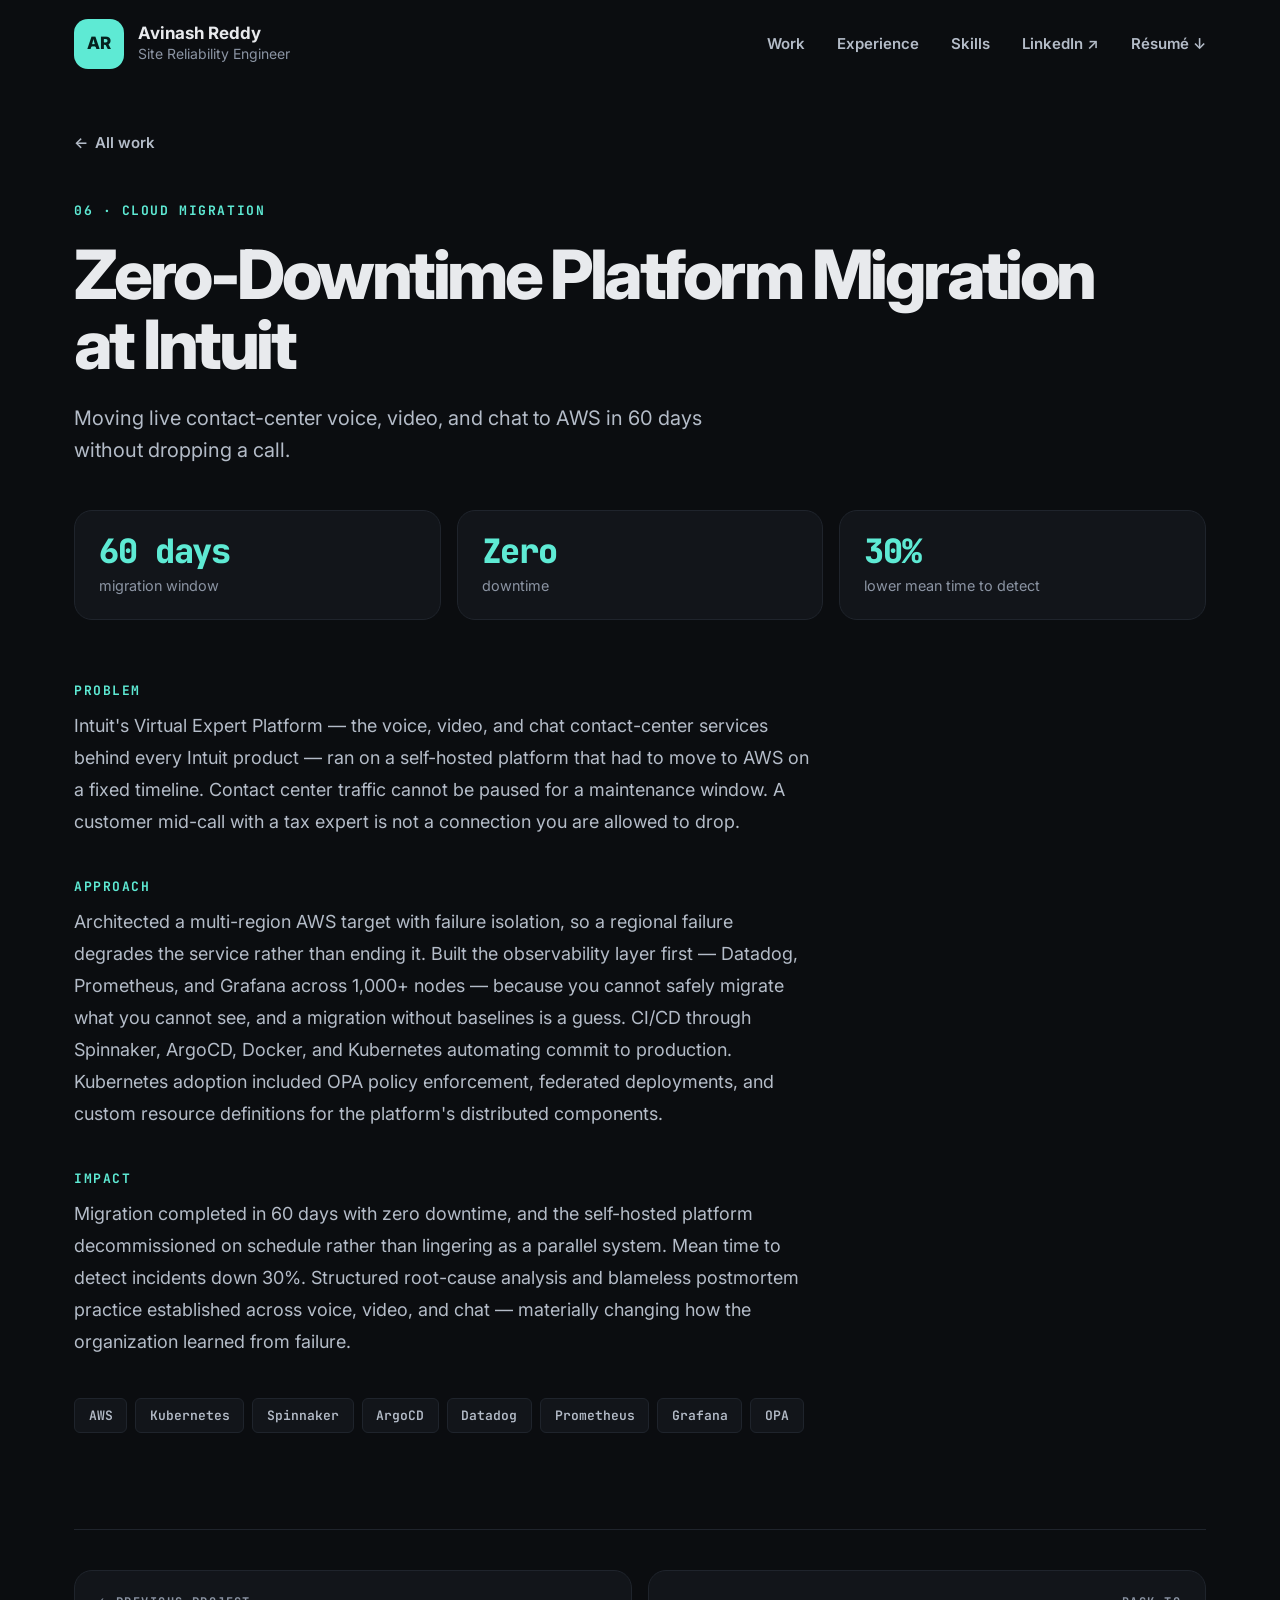
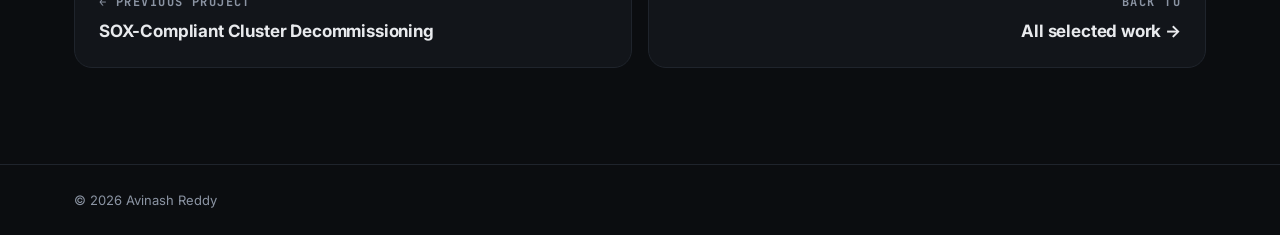
<file: work/intuit-aws-migration.html>
<!DOCTYPE html>
<html lang="en">
<head>
<meta charset="utf-8">
<meta name="viewport" content="width=device-width, initial-scale=1">
<title>Zero-Downtime Platform Migration at Intuit — Avinash Reddy</title>
<meta name="description" content="Moved live voice, video, and chat contact-center services to AWS in 60 days without downtime.">
<link rel="canonical" href="https://areddy30.github.io/work/intuit-aws-migration.html">
<meta property="og:type" content="article">
<meta property="og:title" content="Zero-Downtime Platform Migration at Intuit — Avinash Reddy">
<meta property="og:description" content="Moved live voice, video, and chat contact-center services to AWS in 60 days without downtime.">
<meta property="og:url" content="https://areddy30.github.io/work/intuit-aws-migration.html">
<meta property="og:image" content="https://areddy30.github.io/assets/og-image.png">
<meta name="twitter:card" content="summary_large_image">
<meta name="theme-color" content="#0B0D10">
<link rel="icon" href="../assets/favicon.svg" type="image/svg+xml">
<link rel="preconnect" href="https://fonts.googleapis.com">
<link rel="preconnect" href="https://fonts.gstatic.com" crossorigin>
<link href="https://fonts.googleapis.com/css2?family=Inter:wght@400;500;600;700;800&family=JetBrains+Mono:wght@400;500;700&display=swap" rel="stylesheet">
<link rel="stylesheet" href="../css/style.css">
<!-- Marks the document as script-enabled before first paint, so the reveal animation's
     opacity:0 only applies when JS can undo it (otherwise a JS-off visitor sees a blank page). -->
<script>document.documentElement.className += ' js';</script>
</head>
<body>

<a class="skip-link" href="#main">Skip to content</a>

<header class="nav" id="nav">
  <div class="nav__inner">
    <a class="brand" href="../" aria-label="Avinash Reddy, home">
      <span class="brand__mark" aria-hidden="true">AR</span>
      <span class="brand__text">
        <span class="brand__name">Avinash Reddy</span>
        <span class="brand__role">Site Reliability Engineer</span>
      </span>
    </a>

    <nav class="nav__links" id="navLinks" aria-label="Primary">
      <a href="../#work">Work</a>
      <a href="../#experience">Experience</a>
      <a href="../#skills">Skills</a>
      <a href="https://www.linkedin.com/in/avinashreddy30" target="_blank" rel="noopener">LinkedIn <span aria-hidden="true">↗</span></a>
      <a href="../assets/resume.pdf" download>Résumé <span aria-hidden="true">↓</span></a>
    </nav>

    <button class="nav__toggle" id="navToggle" aria-label="Open menu" aria-expanded="false" aria-controls="navLinks">
      <span></span><span></span><span></span>
    </button>
  </div>
</header>

<main id="main" class="page">
  <div class="wrap">
    <a class="crumb" href="../#work"><span aria-hidden="true">←</span> All work</a>

    <p class="eyebrow page__eyebrow reveal">06 · Cloud Migration</p>
    <h1 class="page__title reveal">Zero-Downtime Platform Migration at Intuit</h1>
    <p class="page__lede reveal">Moving live contact-center voice, video, and chat to AWS in 60 days without dropping a call.</p>

    <ul class="highlights reveal" aria-label="Highlights">
        <li class="hl"><span class="hl__fig">60 days</span><span class="hl__label">migration window</span></li>
        <li class="hl"><span class="hl__fig">Zero</span><span class="hl__label">downtime</span></li>
        <li class="hl"><span class="hl__fig">30%</span><span class="hl__label">lower mean time to detect</span></li>
    </ul>

    <div class="story reveal">
        <section><h2>Problem</h2><p>Intuit's Virtual Expert Platform — the voice, video, and chat contact-center services behind every Intuit product — ran on a self-hosted platform that had to move to AWS on a fixed timeline. Contact center traffic cannot be paused for a maintenance window. A customer mid-call with a tax expert is not a connection you are allowed to drop.</p></section>
        <section><h2>Approach</h2><p>Architected a multi-region AWS target with failure isolation, so a regional failure degrades the service rather than ending it. Built the observability layer first — Datadog, Prometheus, and Grafana across 1,000+ nodes — because you cannot safely migrate what you cannot see, and a migration without baselines is a guess. CI/CD through Spinnaker, ArgoCD, Docker, and Kubernetes automating commit to production. Kubernetes adoption included OPA policy enforcement, federated deployments, and custom resource definitions for the platform's distributed components.</p></section>
        <section><h2>Impact</h2><p>Migration completed in 60 days with zero downtime, and the self-hosted platform decommissioned on schedule rather than lingering as a parallel system. Mean time to detect incidents down 30%. Structured root-cause analysis and blameless postmortem practice established across voice, video, and chat — materially changing how the organization learned from failure.</p></section>
    </div>

    <ul class="tags reveal">
        <li>AWS</li>
        <li>Kubernetes</li>
        <li>Spinnaker</li>
        <li>ArgoCD</li>
        <li>Datadog</li>
        <li>Prometheus</li>
        <li>Grafana</li>
        <li>OPA</li>
    </ul>

    <nav class="pager" aria-label="More projects"><a class="pager__prev" href="sox-cluster-decommissioning.html"><span class="pager__dir">← Previous project</span><span class="pager__title">SOX-Compliant Cluster Decommissioning</span></a><a class="pager__next" href="../#work"><span class="pager__dir">Back to</span><span class="pager__title">All selected work →</span></a></nav>
  </div>
</main>

<footer class="foot">
  <div class="wrap foot__inner">
    <span>© <span id="year">2026</span> Avinash Reddy</span>
  </div>
</footer>

<script src="../js/main.js"></script>
</body>
</html>
</file>
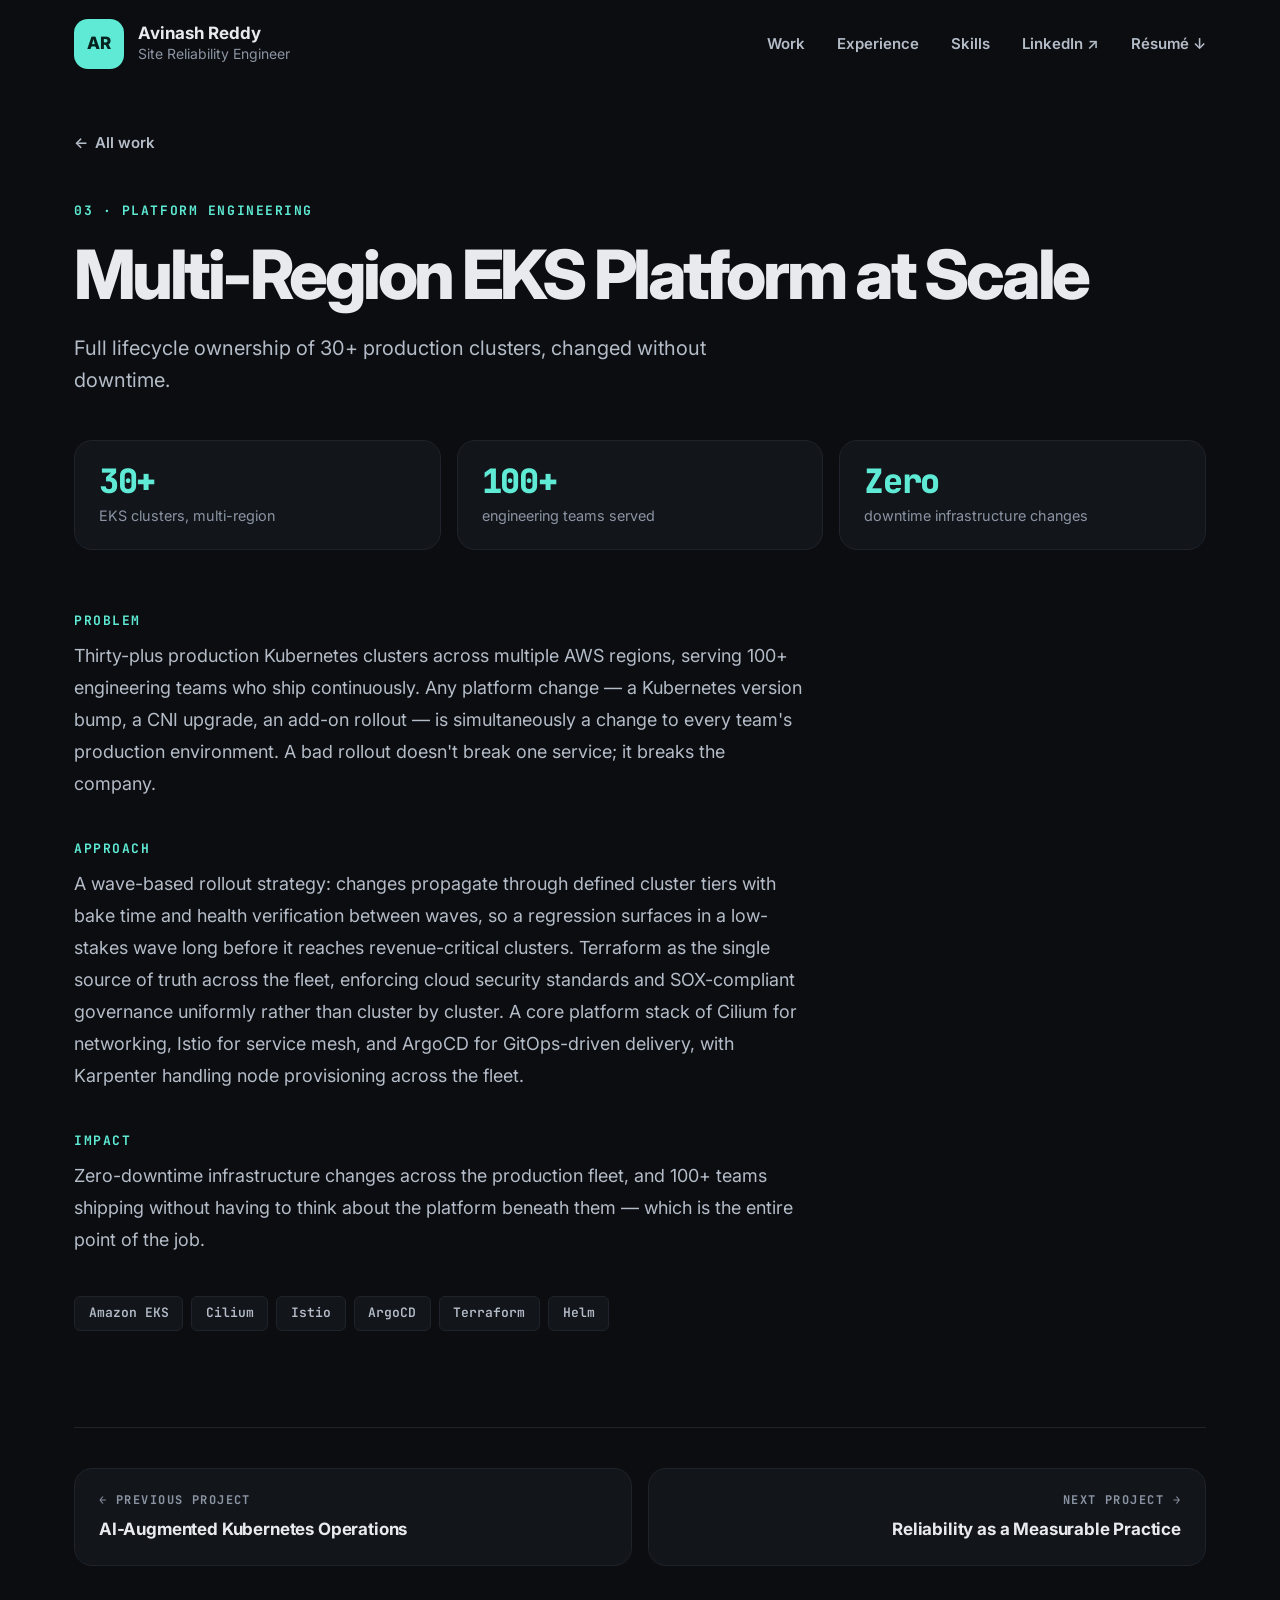
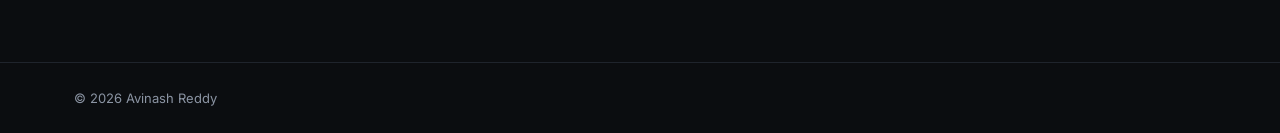
<file: work/multi-region-eks-platform.html>
<!DOCTYPE html>
<html lang="en">
<head>
<meta charset="utf-8">
<meta name="viewport" content="width=device-width, initial-scale=1">
<title>Multi-Region EKS Platform at Scale — Avinash Reddy</title>
<meta name="description" content="Owned the full lifecycle of 30+ EKS clusters across AWS regions, with wave-based, zero-downtime rollouts for 100+ teams.">
<link rel="canonical" href="https://areddy30.github.io/work/multi-region-eks-platform.html">
<meta property="og:type" content="article">
<meta property="og:title" content="Multi-Region EKS Platform at Scale — Avinash Reddy">
<meta property="og:description" content="Owned the full lifecycle of 30+ EKS clusters across AWS regions, with wave-based, zero-downtime rollouts for 100+ teams.">
<meta property="og:url" content="https://areddy30.github.io/work/multi-region-eks-platform.html">
<meta property="og:image" content="https://areddy30.github.io/assets/og-image.png">
<meta name="twitter:card" content="summary_large_image">
<meta name="theme-color" content="#0B0D10">
<link rel="icon" href="../assets/favicon.svg" type="image/svg+xml">
<link rel="preconnect" href="https://fonts.googleapis.com">
<link rel="preconnect" href="https://fonts.gstatic.com" crossorigin>
<link href="https://fonts.googleapis.com/css2?family=Inter:wght@400;500;600;700;800&family=JetBrains+Mono:wght@400;500;700&display=swap" rel="stylesheet">
<link rel="stylesheet" href="../css/style.css">
<!-- Marks the document as script-enabled before first paint, so the reveal animation's
     opacity:0 only applies when JS can undo it (otherwise a JS-off visitor sees a blank page). -->
<script>document.documentElement.className += ' js';</script>
</head>
<body>

<a class="skip-link" href="#main">Skip to content</a>

<header class="nav" id="nav">
  <div class="nav__inner">
    <a class="brand" href="../" aria-label="Avinash Reddy, home">
      <span class="brand__mark" aria-hidden="true">AR</span>
      <span class="brand__text">
        <span class="brand__name">Avinash Reddy</span>
        <span class="brand__role">Site Reliability Engineer</span>
      </span>
    </a>

    <nav class="nav__links" id="navLinks" aria-label="Primary">
      <a href="../#work">Work</a>
      <a href="../#experience">Experience</a>
      <a href="../#skills">Skills</a>
      <a href="https://www.linkedin.com/in/avinashreddy30" target="_blank" rel="noopener">LinkedIn <span aria-hidden="true">↗</span></a>
      <a href="../assets/resume.pdf" download>Résumé <span aria-hidden="true">↓</span></a>
    </nav>

    <button class="nav__toggle" id="navToggle" aria-label="Open menu" aria-expanded="false" aria-controls="navLinks">
      <span></span><span></span><span></span>
    </button>
  </div>
</header>

<main id="main" class="page">
  <div class="wrap">
    <a class="crumb" href="../#work"><span aria-hidden="true">←</span> All work</a>

    <p class="eyebrow page__eyebrow reveal">03 · Platform Engineering</p>
    <h1 class="page__title reveal">Multi-Region EKS Platform at Scale</h1>
    <p class="page__lede reveal">Full lifecycle ownership of 30+ production clusters, changed without downtime.</p>

    <ul class="highlights reveal" aria-label="Highlights">
        <li class="hl"><span class="hl__fig">30+</span><span class="hl__label">EKS clusters, multi-region</span></li>
        <li class="hl"><span class="hl__fig">100+</span><span class="hl__label">engineering teams served</span></li>
        <li class="hl"><span class="hl__fig">Zero</span><span class="hl__label">downtime infrastructure changes</span></li>
    </ul>

    <div class="story reveal">
        <section><h2>Problem</h2><p>Thirty-plus production Kubernetes clusters across multiple AWS regions, serving 100+ engineering teams who ship continuously. Any platform change — a Kubernetes version bump, a CNI upgrade, an add-on rollout — is simultaneously a change to every team's production environment. A bad rollout doesn't break one service; it breaks the company.</p></section>
        <section><h2>Approach</h2><p>A wave-based rollout strategy: changes propagate through defined cluster tiers with bake time and health verification between waves, so a regression surfaces in a low-stakes wave long before it reaches revenue-critical clusters. Terraform as the single source of truth across the fleet, enforcing cloud security standards and SOX-compliant governance uniformly rather than cluster by cluster. A core platform stack of Cilium for networking, Istio for service mesh, and ArgoCD for GitOps-driven delivery, with Karpenter handling node provisioning across the fleet.</p></section>
        <section><h2>Impact</h2><p>Zero-downtime infrastructure changes across the production fleet, and 100+ teams shipping without having to think about the platform beneath them — which is the entire point of the job.</p></section>
    </div>

    <ul class="tags reveal">
        <li>Amazon EKS</li>
        <li>Cilium</li>
        <li>Istio</li>
        <li>ArgoCD</li>
        <li>Terraform</li>
        <li>Helm</li>
    </ul>

    <nav class="pager" aria-label="More projects"><a class="pager__prev" href="ai-kubernetes-operations.html"><span class="pager__dir">← Previous project</span><span class="pager__title">AI-Augmented Kubernetes Operations</span></a><a class="pager__next" href="reliability-practice.html"><span class="pager__dir">Next project →</span><span class="pager__title">Reliability as a Measurable Practice</span></a></nav>
  </div>
</main>

<footer class="foot">
  <div class="wrap foot__inner">
    <span>© <span id="year">2026</span> Avinash Reddy</span>
  </div>
</footer>

<script src="../js/main.js"></script>
</body>
</html>
</file>
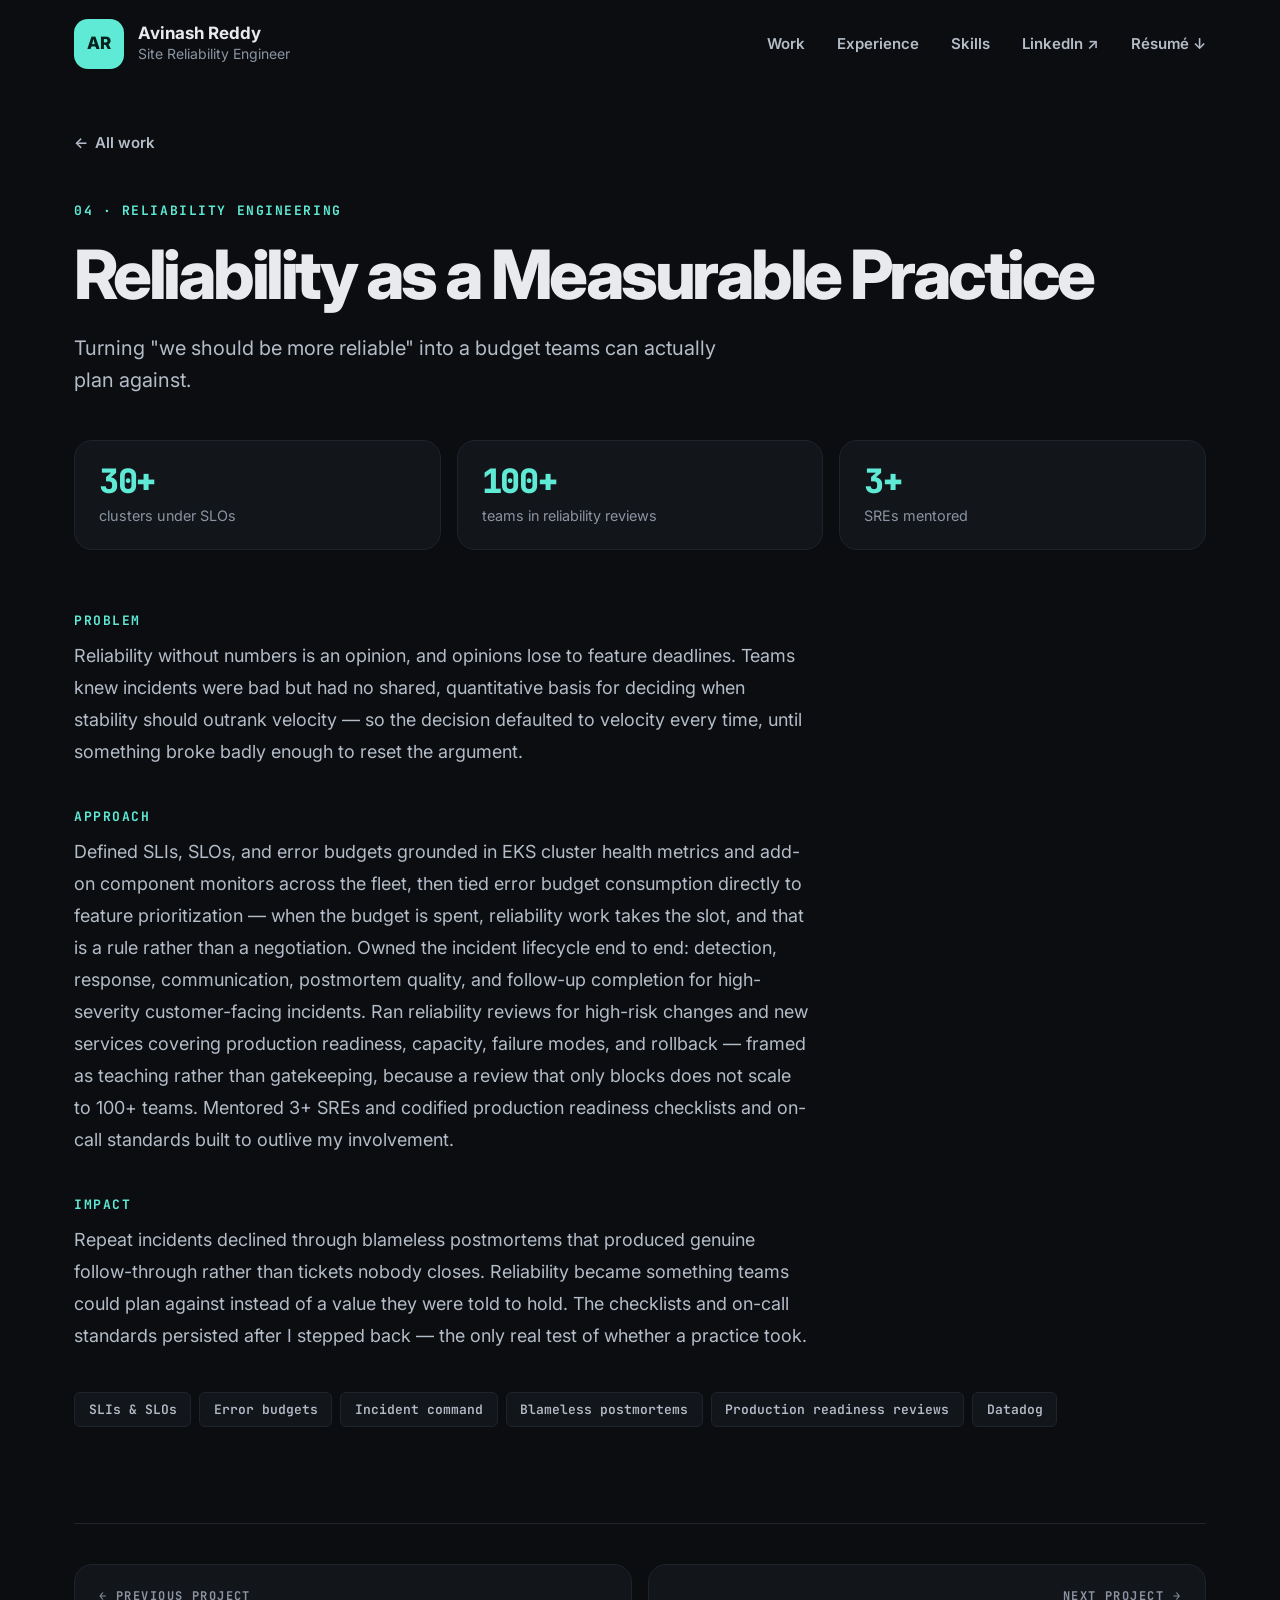
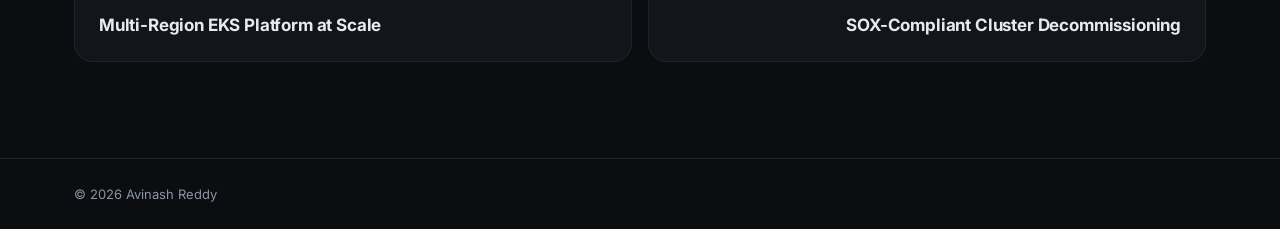
<file: work/reliability-practice.html>
<!DOCTYPE html>
<html lang="en">
<head>
<meta charset="utf-8">
<meta name="viewport" content="width=device-width, initial-scale=1">
<title>Reliability as a Measurable Practice — Avinash Reddy</title>
<meta name="description" content="Defined SLOs and error budgets tied to feature prioritization, and led incident response and blameless postmortems.">
<link rel="canonical" href="https://areddy30.github.io/work/reliability-practice.html">
<meta property="og:type" content="article">
<meta property="og:title" content="Reliability as a Measurable Practice — Avinash Reddy">
<meta property="og:description" content="Defined SLOs and error budgets tied to feature prioritization, and led incident response and blameless postmortems.">
<meta property="og:url" content="https://areddy30.github.io/work/reliability-practice.html">
<meta property="og:image" content="https://areddy30.github.io/assets/og-image.png">
<meta name="twitter:card" content="summary_large_image">
<meta name="theme-color" content="#0B0D10">
<link rel="icon" href="../assets/favicon.svg" type="image/svg+xml">
<link rel="preconnect" href="https://fonts.googleapis.com">
<link rel="preconnect" href="https://fonts.gstatic.com" crossorigin>
<link href="https://fonts.googleapis.com/css2?family=Inter:wght@400;500;600;700;800&family=JetBrains+Mono:wght@400;500;700&display=swap" rel="stylesheet">
<link rel="stylesheet" href="../css/style.css">
<!-- Marks the document as script-enabled before first paint, so the reveal animation's
     opacity:0 only applies when JS can undo it (otherwise a JS-off visitor sees a blank page). -->
<script>document.documentElement.className += ' js';</script>
</head>
<body>

<a class="skip-link" href="#main">Skip to content</a>

<header class="nav" id="nav">
  <div class="nav__inner">
    <a class="brand" href="../" aria-label="Avinash Reddy, home">
      <span class="brand__mark" aria-hidden="true">AR</span>
      <span class="brand__text">
        <span class="brand__name">Avinash Reddy</span>
        <span class="brand__role">Site Reliability Engineer</span>
      </span>
    </a>

    <nav class="nav__links" id="navLinks" aria-label="Primary">
      <a href="../#work">Work</a>
      <a href="../#experience">Experience</a>
      <a href="../#skills">Skills</a>
      <a href="https://www.linkedin.com/in/avinashreddy30" target="_blank" rel="noopener">LinkedIn <span aria-hidden="true">↗</span></a>
      <a href="../assets/resume.pdf" download>Résumé <span aria-hidden="true">↓</span></a>
    </nav>

    <button class="nav__toggle" id="navToggle" aria-label="Open menu" aria-expanded="false" aria-controls="navLinks">
      <span></span><span></span><span></span>
    </button>
  </div>
</header>

<main id="main" class="page">
  <div class="wrap">
    <a class="crumb" href="../#work"><span aria-hidden="true">←</span> All work</a>

    <p class="eyebrow page__eyebrow reveal">04 · Reliability Engineering</p>
    <h1 class="page__title reveal">Reliability as a Measurable Practice</h1>
    <p class="page__lede reveal">Turning "we should be more reliable" into a budget teams can actually plan against.</p>

    <ul class="highlights reveal" aria-label="Highlights">
        <li class="hl"><span class="hl__fig">30+</span><span class="hl__label">clusters under SLOs</span></li>
        <li class="hl"><span class="hl__fig">100+</span><span class="hl__label">teams in reliability reviews</span></li>
        <li class="hl"><span class="hl__fig">3+</span><span class="hl__label">SREs mentored</span></li>
    </ul>

    <div class="story reveal">
        <section><h2>Problem</h2><p>Reliability without numbers is an opinion, and opinions lose to feature deadlines. Teams knew incidents were bad but had no shared, quantitative basis for deciding when stability should outrank velocity — so the decision defaulted to velocity every time, until something broke badly enough to reset the argument.</p></section>
        <section><h2>Approach</h2><p>Defined SLIs, SLOs, and error budgets grounded in EKS cluster health metrics and add-on component monitors across the fleet, then tied error budget consumption directly to feature prioritization — when the budget is spent, reliability work takes the slot, and that is a rule rather than a negotiation. Owned the incident lifecycle end to end: detection, response, communication, postmortem quality, and follow-up completion for high-severity customer-facing incidents. Ran reliability reviews for high-risk changes and new services covering production readiness, capacity, failure modes, and rollback — framed as teaching rather than gatekeeping, because a review that only blocks does not scale to 100+ teams. Mentored 3+ SREs and codified production readiness checklists and on-call standards built to outlive my involvement.</p></section>
        <section><h2>Impact</h2><p>Repeat incidents declined through blameless postmortems that produced genuine follow-through rather than tickets nobody closes. Reliability became something teams could plan against instead of a value they were told to hold. The checklists and on-call standards persisted after I stepped back — the only real test of whether a practice took.</p></section>
    </div>

    <ul class="tags reveal">
        <li>SLIs &amp; SLOs</li>
        <li>Error budgets</li>
        <li>Incident command</li>
        <li>Blameless postmortems</li>
        <li>Production readiness reviews</li>
        <li>Datadog</li>
    </ul>

    <nav class="pager" aria-label="More projects"><a class="pager__prev" href="multi-region-eks-platform.html"><span class="pager__dir">← Previous project</span><span class="pager__title">Multi-Region EKS Platform at Scale</span></a><a class="pager__next" href="sox-cluster-decommissioning.html"><span class="pager__dir">Next project →</span><span class="pager__title">SOX-Compliant Cluster Decommissioning</span></a></nav>
  </div>
</main>

<footer class="foot">
  <div class="wrap foot__inner">
    <span>© <span id="year">2026</span> Avinash Reddy</span>
  </div>
</footer>

<script src="../js/main.js"></script>
</body>
</html>
</file>
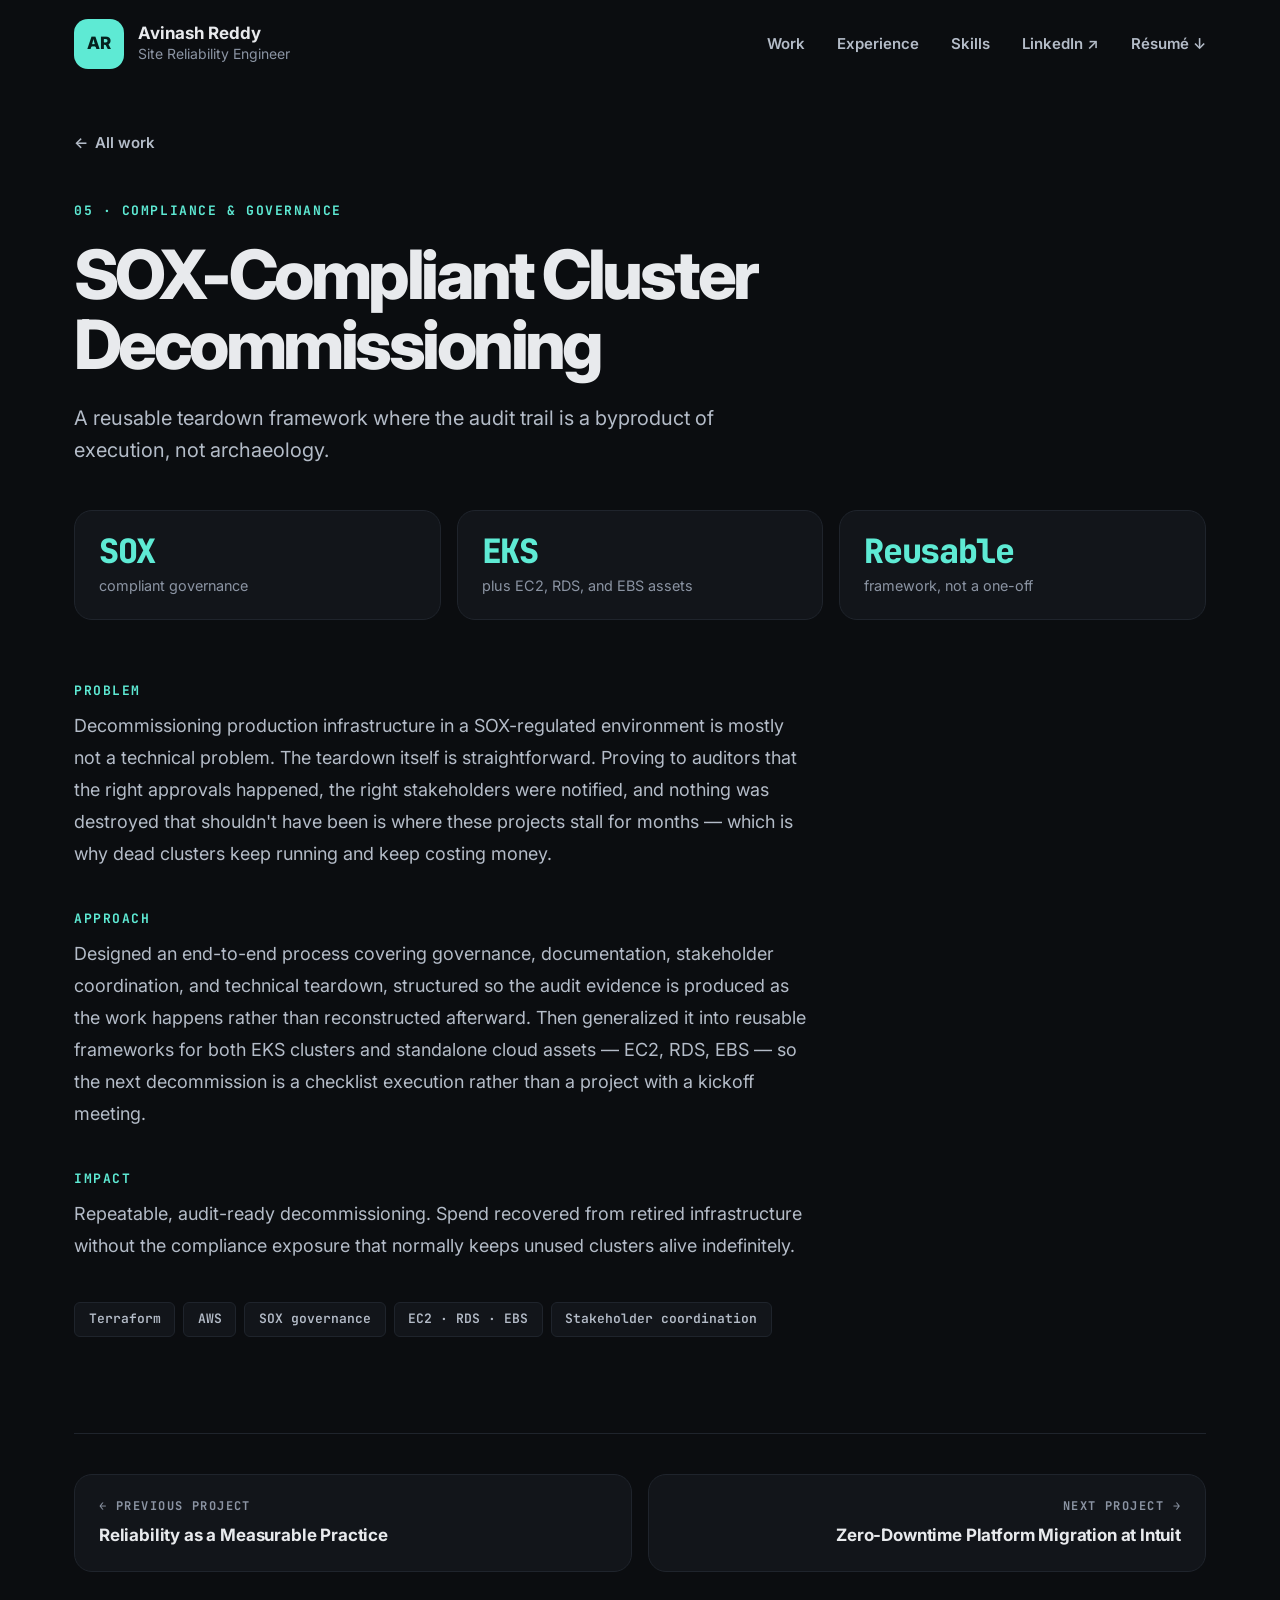
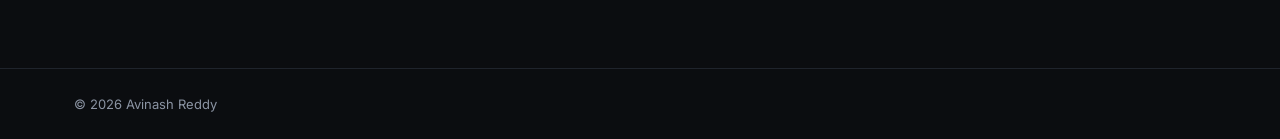
<file: work/sox-cluster-decommissioning.html>
<!DOCTYPE html>
<html lang="en">
<head>
<meta charset="utf-8">
<meta name="viewport" content="width=device-width, initial-scale=1">
<title>SOX-Compliant Cluster Decommissioning — Avinash Reddy</title>
<meta name="description" content="Designed a repeatable, audit-ready teardown framework for EKS clusters and standalone cloud assets.">
<link rel="canonical" href="https://areddy30.github.io/work/sox-cluster-decommissioning.html">
<meta property="og:type" content="article">
<meta property="og:title" content="SOX-Compliant Cluster Decommissioning — Avinash Reddy">
<meta property="og:description" content="Designed a repeatable, audit-ready teardown framework for EKS clusters and standalone cloud assets.">
<meta property="og:url" content="https://areddy30.github.io/work/sox-cluster-decommissioning.html">
<meta property="og:image" content="https://areddy30.github.io/assets/og-image.png">
<meta name="twitter:card" content="summary_large_image">
<meta name="theme-color" content="#0B0D10">
<link rel="icon" href="../assets/favicon.svg" type="image/svg+xml">
<link rel="preconnect" href="https://fonts.googleapis.com">
<link rel="preconnect" href="https://fonts.gstatic.com" crossorigin>
<link href="https://fonts.googleapis.com/css2?family=Inter:wght@400;500;600;700;800&family=JetBrains+Mono:wght@400;500;700&display=swap" rel="stylesheet">
<link rel="stylesheet" href="../css/style.css">
<!-- Marks the document as script-enabled before first paint, so the reveal animation's
     opacity:0 only applies when JS can undo it (otherwise a JS-off visitor sees a blank page). -->
<script>document.documentElement.className += ' js';</script>
</head>
<body>

<a class="skip-link" href="#main">Skip to content</a>

<header class="nav" id="nav">
  <div class="nav__inner">
    <a class="brand" href="../" aria-label="Avinash Reddy, home">
      <span class="brand__mark" aria-hidden="true">AR</span>
      <span class="brand__text">
        <span class="brand__name">Avinash Reddy</span>
        <span class="brand__role">Site Reliability Engineer</span>
      </span>
    </a>

    <nav class="nav__links" id="navLinks" aria-label="Primary">
      <a href="../#work">Work</a>
      <a href="../#experience">Experience</a>
      <a href="../#skills">Skills</a>
      <a href="https://www.linkedin.com/in/avinashreddy30" target="_blank" rel="noopener">LinkedIn <span aria-hidden="true">↗</span></a>
      <a href="../assets/resume.pdf" download>Résumé <span aria-hidden="true">↓</span></a>
    </nav>

    <button class="nav__toggle" id="navToggle" aria-label="Open menu" aria-expanded="false" aria-controls="navLinks">
      <span></span><span></span><span></span>
    </button>
  </div>
</header>

<main id="main" class="page">
  <div class="wrap">
    <a class="crumb" href="../#work"><span aria-hidden="true">←</span> All work</a>

    <p class="eyebrow page__eyebrow reveal">05 · Compliance &amp; Governance</p>
    <h1 class="page__title reveal">SOX-Compliant Cluster Decommissioning</h1>
    <p class="page__lede reveal">A reusable teardown framework where the audit trail is a byproduct of execution, not archaeology.</p>

    <ul class="highlights reveal" aria-label="Highlights">
        <li class="hl"><span class="hl__fig">SOX</span><span class="hl__label">compliant governance</span></li>
        <li class="hl"><span class="hl__fig">EKS</span><span class="hl__label">plus EC2, RDS, and EBS assets</span></li>
        <li class="hl"><span class="hl__fig">Reusable</span><span class="hl__label">framework, not a one-off</span></li>
    </ul>

    <div class="story reveal">
        <section><h2>Problem</h2><p>Decommissioning production infrastructure in a SOX-regulated environment is mostly not a technical problem. The teardown itself is straightforward. Proving to auditors that the right approvals happened, the right stakeholders were notified, and nothing was destroyed that shouldn't have been is where these projects stall for months — which is why dead clusters keep running and keep costing money.</p></section>
        <section><h2>Approach</h2><p>Designed an end-to-end process covering governance, documentation, stakeholder coordination, and technical teardown, structured so the audit evidence is produced as the work happens rather than reconstructed afterward. Then generalized it into reusable frameworks for both EKS clusters and standalone cloud assets — EC2, RDS, EBS — so the next decommission is a checklist execution rather than a project with a kickoff meeting.</p></section>
        <section><h2>Impact</h2><p>Repeatable, audit-ready decommissioning. Spend recovered from retired infrastructure without the compliance exposure that normally keeps unused clusters alive indefinitely.</p></section>
    </div>

    <ul class="tags reveal">
        <li>Terraform</li>
        <li>AWS</li>
        <li>SOX governance</li>
        <li>EC2 · RDS · EBS</li>
        <li>Stakeholder coordination</li>
    </ul>

    <nav class="pager" aria-label="More projects"><a class="pager__prev" href="reliability-practice.html"><span class="pager__dir">← Previous project</span><span class="pager__title">Reliability as a Measurable Practice</span></a><a class="pager__next" href="intuit-aws-migration.html"><span class="pager__dir">Next project →</span><span class="pager__title">Zero-Downtime Platform Migration at Intuit</span></a></nav>
  </div>
</main>

<footer class="foot">
  <div class="wrap foot__inner">
    <span>© <span id="year">2026</span> Avinash Reddy</span>
  </div>
</footer>

<script src="../js/main.js"></script>
</body>
</html>
</file>
<file: css/style.css>
/* =========================================================
   Avinash Reddy — Portfolio
   tokens → reset → nav → hero → metrics → work cards →
   experience → skills → contact → project pages → responsive
   ========================================================= */

:root {
  /* Surfaces — original dark theme */
  --bg:        #0B0D10;
  --bg-alt:    #0E1116;
  --card:      #12151A;
  --card-hi:   #171B22;
  --border:    #1F242C;
  --border-hi: #2A313B;

  /* Text */
  --text:  #E8EAED;
  --mid:   #B4BCC8;
  --dim:   #8B94A3;

  /* Accent — the single teal accent, unchanged */
  --accent:      #5EEAD4;
  --accent-dim:  #2DD4BF;
  --accent-ink:  #05221E;
  --accent-soft: rgba(94, 234, 212, 0.10);
  --c: var(--accent);

  /* Type — Inter for text, JetBrains Mono for labels, figures, dates, tags */
  --sans: 'Inter', -apple-system, BlinkMacSystemFont, 'Segoe UI', Roboto, sans-serif;
  --mono: 'JetBrains Mono', ui-monospace, SFMono-Regular, Menlo, Consolas, monospace;

  /* Space */
  --s1: 0.5rem; --s2: 1rem; --s3: 1.5rem; --s4: 2.5rem;
  --s5: 4rem;   --s6: 6rem; --s7: 7.5rem;

  /* Layout */
  --wrap: 1180px;
  --gutter: 24px;
  --nav-h: 88px;

  --ease: cubic-bezier(0.16, 1, 0.3, 1);
}


/* ---------- Reset ---------- */
*, *::before, *::after { box-sizing: border-box; }
* { margin: 0; }

html { scroll-behavior: smooth; -webkit-text-size-adjust: 100%; }

body {
  background: var(--bg);
  color: var(--text);
  font-family: var(--sans);
  font-size: 1.0625rem;
  line-height: 1.7;
  -webkit-font-smoothing: antialiased;
  text-rendering: optimizeLegibility;
  overflow-x: hidden;
}

h1, h2, h3, h4 { line-height: 1.15; font-weight: 700; letter-spacing: -0.02em; }
ul, ol { list-style: none; padding: 0; }
a { color: inherit; text-decoration: none; }
code {
  font-family: var(--mono);
  font-size: 0.86em;
  background: rgba(255,255,255,0.05);
  border: 1px solid var(--border);
  border-radius: 5px;
  padding: 0.1em 0.4em;
  color: var(--text);
}

:focus-visible { outline: 2px solid var(--accent); outline-offset: 3px; border-radius: 4px; }

.skip-link {
  position: absolute; left: -9999px; top: 0;
  background: var(--accent); color: var(--accent-ink);
  padding: 0.75rem 1.25rem; font-weight: 700; z-index: 200;
}
.skip-link:focus { left: 0; }

.wrap {
  width: 100%; max-width: var(--wrap);
  margin-inline: auto; padding-inline: var(--gutter);
}

.eyebrow {
  font-size: 0.8125rem; font-weight: 700;
  letter-spacing: 0.16em; text-transform: uppercase;
  color: var(--accent);
}

/* ---------- Scroll reveal (only when JS is present) ---------- */
.js .reveal {
  opacity: 0; transform: translateY(18px);
  transition: opacity 0.7s var(--ease), transform 0.7s var(--ease);
}
.js .reveal.is-in { opacity: 1; transform: none; }

@media (prefers-reduced-motion: reduce) {
  html { scroll-behavior: auto; }
  .js .reveal { opacity: 1; transform: none; transition: none; }
  *, *::before, *::after { animation-duration: 0.01ms !important; transition-duration: 0.01ms !important; }
}

/* =========================================================
   NAV
   ========================================================= */
.nav {
  position: fixed; inset: 0 0 auto 0; z-index: 100;
  height: var(--nav-h);
  display: flex; align-items: center;
  border-bottom: 1px solid transparent;
  transition: background 0.3s var(--ease), border-color 0.3s var(--ease);
}
.nav.is-stuck {
  background: rgba(11, 13, 16, 0.82);
  backdrop-filter: saturate(160%) blur(14px);
  -webkit-backdrop-filter: saturate(160%) blur(14px);
  border-bottom-color: var(--border);
}
.nav__inner {
  width: 100%; max-width: var(--wrap);
  margin-inline: auto; padding-inline: var(--gutter);
  display: flex; align-items: center; justify-content: space-between; gap: var(--s3);
}

.brand { display: flex; align-items: center; gap: 0.9rem; min-width: 0; }
.brand__mark {
  flex: none; width: 50px; height: 50px; border-radius: 14px;
  background: var(--accent); color: var(--accent-ink);
  display: grid; place-items: center;
  font-weight: 800; font-size: 1.0625rem; letter-spacing: 0.01em;
  transition: background 0.2s var(--ease), transform 0.2s var(--ease);
}
.brand:hover .brand__mark { background: var(--accent-dim); transform: translateY(-1px); }
.brand__text { display: flex; flex-direction: column; min-width: 0; }
.brand__name { font-weight: 700; font-size: 1.0625rem; line-height: 1.25; color: var(--text); }
.brand__role { font-size: 0.875rem; line-height: 1.35; color: var(--dim); }

.nav__links { display: flex; align-items: center; gap: 2rem; }
.nav__links a {
  font-size: 0.9375rem; font-weight: 600; color: var(--mid);
  padding: 0.25rem 0; transition: color 0.2s;
}
.nav__links a:hover, .nav__links a.is-active { color: var(--text); }

.nav__toggle {
  display: none; flex-direction: column; gap: 5px;
  background: none; border: 0; cursor: pointer; padding: 10px;
}
.nav__toggle span {
  display: block; width: 22px; height: 2px; background: var(--text); border-radius: 2px;
  transition: transform 0.3s var(--ease), opacity 0.2s;
}
.nav__toggle[aria-expanded="true"] span:nth-child(1) { transform: translateY(7px) rotate(45deg); }
.nav__toggle[aria-expanded="true"] span:nth-child(2) { opacity: 0; }
.nav__toggle[aria-expanded="true"] span:nth-child(3) { transform: translateY(-7px) rotate(-45deg); }

/* =========================================================
   HERO
   ========================================================= */
.hero {
  padding-top: calc(var(--nav-h) + 4.5rem);
  padding-bottom: var(--s6);
  background:
    radial-gradient(55% 60% at 88% 6%, rgba(94, 234, 212, 0.08), transparent 70%),
    radial-gradient(45% 50% at 100% 100%, rgba(94, 234, 212, 0.05), transparent 70%);
}
.hero__eyebrow { margin-bottom: 1.25rem; }
.hero__title {
  font-size: clamp(2.75rem, 7.4vw, 5.5rem);
  font-weight: 800; letter-spacing: -0.055em; line-height: 1;
  max-width: 11.5em; margin-bottom: 1.75rem;
}
.hero__title em { font-style: normal; color: var(--accent); }
.hero__lede {
  font-size: 1.25rem; line-height: 1.65; color: var(--mid);
  max-width: 45rem; margin-bottom: 2.25rem;
}
.hero__actions { display: flex; flex-wrap: wrap; align-items: center; gap: 0.9rem; margin-bottom: 2.25rem; }
.hero__creds {
  display: flex; flex-wrap: wrap; gap: 0.5rem 1.75rem;
  font-size: 0.875rem; font-weight: 500; color: var(--dim);
}
.hero__creds span { position: relative; padding-left: 1.15rem; }
.hero__creds span::before { content: '✓'; position: absolute; left: 0; color: var(--accent); font-weight: 700; }

/* Buttons */
.btn {
  display: inline-flex; align-items: center; gap: 0.4rem;
  padding: 1rem 1.5rem; border-radius: 12px;
  font-size: 0.9375rem; font-weight: 700; line-height: 1;
  border: 1px solid transparent; color: var(--text); background: transparent;
  transition: background 0.2s var(--ease), border-color 0.2s var(--ease),
              color 0.2s var(--ease), transform 0.2s var(--ease);
}
.btn--primary { background: var(--accent); color: var(--accent-ink); }
.btn--primary:hover { background: var(--accent-dim); transform: translateY(-1px); }
.btn--ghost { background: var(--card); border-color: var(--border); }
.btn--ghost:hover { border-color: var(--border-hi); background: var(--card-hi); transform: translateY(-1px); }
.btn--text { padding-inline: 0.6rem; color: var(--mid); }
.btn--text:hover { color: var(--text); }

/* =========================================================
   METRICS
   ========================================================= */
.metrics {
  border-block: 1px solid var(--border);
  background: var(--bg-alt);
  padding-block: var(--s4);
}
.metrics__grid { display: grid; grid-template-columns: repeat(5, 1fr); gap: var(--s3); }
.metric { display: flex; flex-direction: column; gap: 0.4rem; }
.metric__fig {
  font-weight: 800; font-size: clamp(2rem, 3.6vw, 2.75rem);
  letter-spacing: -0.04em; line-height: 1;
  color: var(--accent); font-variant-numeric: tabular-nums;
}
.metric__label { font-size: 0.875rem; color: var(--dim); line-height: 1.45; }

/* =========================================================
   SECTIONS
   ========================================================= */
.section { padding-block: var(--s7); }
.section__head { margin-bottom: 3rem; }
.section__head .eyebrow { margin-bottom: 0.9rem; }
.section__title {
  font-size: clamp(2.1rem, 5vw, 3.5rem);
  font-weight: 800; letter-spacing: -0.048em; line-height: 1.05;
  max-width: 18em;
}
.section__note { color: var(--dim); margin-top: 0.9rem; max-width: 60ch; }

/* ---------- Work cards ---------- */
.cards { display: grid; grid-template-columns: repeat(2, 1fr); gap: 1.25rem; }
.cards > li { display: flex; }

.card {
  display: flex; flex-direction: column; width: 100%;
  background: var(--card);
  border: 1px solid var(--border); border-radius: 22px;
  padding: 1.75rem 1.9rem 1.7rem;
  transition: border-color 0.25s var(--ease), background 0.25s var(--ease), transform 0.25s var(--ease);
}
.card:hover { border-color: var(--border-hi); background: var(--card-hi); transform: translateY(-3px); }

.card__eyebrow {
  font-size: 0.75rem; font-weight: 700;
  letter-spacing: 0.14em; text-transform: uppercase;
  color: var(--c); margin-bottom: 2.6rem;
}
.card__title {
  font-size: 1.4rem; font-weight: 700; letter-spacing: -0.022em; line-height: 1.25;
  color: var(--text); margin-bottom: 0.8rem;
}
.card__desc { color: var(--mid); font-size: 1rem; line-height: 1.65; margin-bottom: 1.4rem; }
.card__link { margin-top: auto; font-size: 0.9375rem; font-weight: 700; color: var(--c); }
.card__link span { display: inline-block; transition: transform 0.25s var(--ease); }
.card:hover .card__link span { transform: translateX(4px); }

/* ---------- Experience ---------- */
.roles { display: flex; flex-direction: column; }
.role {
  display: grid; grid-template-columns: 210px 1fr; gap: var(--s3);
  padding-block: var(--s4); border-top: 1px solid var(--border);
}
.role:first-child { border-top: 0; padding-top: 0; }
.role__meta { display: flex; flex-direction: column; gap: 0.2rem; padding-top: 0.3rem; }
.role__dates { font-size: 0.875rem; font-weight: 700; color: var(--accent); letter-spacing: 0.01em; }
.role__loc { font-size: 0.875rem; color: var(--dim); }
.role__title { font-size: 1.375rem; letter-spacing: -0.025em; margin-bottom: 0.15rem; }
.role__co { color: var(--mid); margin-bottom: var(--s2); }
.role__client { color: var(--dim); }
.role__points { display: flex; flex-direction: column; gap: 0.6rem; max-width: 70ch; }
.role__points li {
  position: relative; padding-left: 1.25rem;
  color: var(--mid); font-size: 0.97rem; line-height: 1.6;
}
.role__points li::before {
  content: ''; position: absolute; left: 0; top: 0.68em;
  width: 5px; height: 5px; border-radius: 50%; background: var(--accent);
}

/* ---------- Skills + credentials ---------- */
.skills {
  display: grid; grid-template-columns: repeat(auto-fit, minmax(300px, 1fr));
  gap: 1rem; margin-bottom: var(--s5);
}
.skill {
  background: var(--card); border: 1px solid var(--border); border-radius: 18px;
  padding: 1.4rem 1.5rem;
  transition: border-color 0.25s var(--ease), background 0.25s var(--ease);
}
.skill:hover { border-color: var(--border-hi); background: var(--card-hi); }
/* 11 cards: let the last one fill its row so no orphan gap is left */
@media (min-width: 1000px) {
  .skills { grid-template-columns: repeat(3, 1fr); }
  .skill:last-child { grid-column: span 2; }
}
@media (min-width: 641px) and (max-width: 999px) {
  .skills { grid-template-columns: repeat(2, 1fr); }
  .skill:last-child { grid-column: span 2; }
}
.skill h3 {
  font-size: 0.75rem; font-weight: 700; letter-spacing: 0.14em; text-transform: uppercase;
  color: var(--accent); margin-bottom: 0.55rem;
}
.skill p { color: var(--mid); font-size: 0.95rem; line-height: 1.6; }

.subhead {
  font-size: 0.75rem; font-weight: 700; letter-spacing: 0.16em; text-transform: uppercase;
  color: var(--dim); margin-bottom: var(--s2);
}
.creds { display: grid; gap: 1rem; margin-bottom: var(--s4); }
.creds--3 { grid-template-columns: repeat(3, 1fr); }
.creds--2 { grid-template-columns: repeat(2, 1fr); }
.cred {
  background: var(--card); border: 1px solid var(--border); border-radius: 18px;
  padding: 1.4rem 1.5rem;
  transition: border-color 0.25s var(--ease), transform 0.25s var(--ease);
}
.cred:hover { border-color: var(--border-hi); transform: translateY(-2px); }
.cred h4 { font-size: 1.0625rem; letter-spacing: -0.01em; margin-bottom: 0.3rem; }
.cred p { font-size: 0.9rem; color: var(--dim); }

/* ---------- Contact + footer ---------- */
.contact {
  padding-block: var(--s7);
  border-top: 1px solid var(--border);
  background:
    radial-gradient(60% 80% at 50% 120%, rgba(94, 234, 212, 0.09), transparent 65%),
    var(--bg-alt);
  text-align: center;
}
.contact__title {
  font-size: clamp(2rem, 5vw, 3.5rem); font-weight: 800;
  letter-spacing: -0.048em; line-height: 1.06;
  max-width: 15em; margin: 0 auto var(--s2);
}
.contact__lede { color: var(--mid); font-size: 1.125rem; max-width: 52ch; margin: 0 auto var(--s4); }
.contact__links { display: flex; flex-wrap: wrap; gap: 0.75rem; justify-content: center; }

.foot { border-top: 1px solid var(--border); padding-block: var(--s3); }
.foot__inner {
  display: flex; justify-content: space-between; align-items: center;
  gap: var(--s2); flex-wrap: wrap; font-size: 0.8125rem; color: var(--dim);
}

/* =========================================================
   PROJECT PAGES  (work/*.html)
   ========================================================= */
.page { padding-top: calc(var(--nav-h) + 2.5rem); padding-bottom: var(--s6); }
.crumb {
  display: inline-flex; align-items: center; gap: 0.45rem;
  font-size: 0.9375rem; font-weight: 600; color: var(--mid);
  margin-bottom: 2.75rem; transition: color 0.2s;
}
.crumb:hover { color: var(--text); }
.page__eyebrow { color: var(--c); margin-bottom: 1.1rem; }
.page__title {
  font-size: clamp(2.3rem, 5.6vw, 4.25rem);
  font-weight: 800; letter-spacing: -0.052em; line-height: 1.03;
  max-width: 15em; margin-bottom: 1.4rem;
}
.page__lede { font-size: 1.25rem; line-height: 1.6; color: var(--mid); max-width: 42rem; margin-bottom: 2.75rem; }

.highlights { display: grid; grid-template-columns: repeat(3, 1fr); gap: 1rem; margin-bottom: var(--s5); }
.hl {
  background: var(--card); border: 1px solid var(--border); border-radius: 18px;
  padding: 1.4rem 1.5rem;
}
.hl__fig {
  display: block; font-size: 2.1rem; font-weight: 800; letter-spacing: -0.04em;
  line-height: 1.1; color: var(--c); margin-bottom: 0.35rem;
}
.hl__label { display: block; font-size: 0.9rem; line-height: 1.45; color: var(--dim); }

.story { display: flex; flex-direction: column; gap: 2.6rem; max-width: 46rem; }
.story h2 {
  font-size: 0.8125rem; font-weight: 700; letter-spacing: 0.16em; text-transform: uppercase;
  color: var(--c); margin-bottom: 0.7rem;
}
.story p { color: var(--mid); font-size: 1.125rem; line-height: 1.78; }

.tags { display: flex; flex-wrap: wrap; gap: 0.5rem; margin-top: var(--s4); }
.tags li {
  font-size: 0.8125rem; font-weight: 600; color: var(--mid);
  border: 1px solid var(--border); border-radius: 999px;
  padding: 0.35rem 0.85rem; background: var(--card);
}

.pager {
  display: grid; grid-template-columns: 1fr 1fr; gap: 1rem;
  margin-top: var(--s6); padding-top: var(--s4); border-top: 1px solid var(--border);
}
.pager a {
  display: flex; flex-direction: column; gap: 0.3rem;
  background: var(--card); border: 1px solid var(--border); border-radius: 18px;
  padding: 1.3rem 1.5rem;
  transition: border-color 0.25s var(--ease), background 0.25s var(--ease);
}
.pager a:hover { border-color: var(--border-hi); background: var(--card-hi); }
.pager__dir { font-size: 0.75rem; font-weight: 700; letter-spacing: 0.14em; text-transform: uppercase; color: var(--dim); }
.pager__title { font-weight: 700; color: var(--text); letter-spacing: -0.01em; }
.pager__next { text-align: right; }

/* Mono is reserved for labels, figures, dates and tags, as in the original theme */
.eyebrow, .card__eyebrow, .metric__fig, .role__dates, .skill h3, .subhead,
.hl__fig, .story h2, .tags li, .pager__dir, .hero__creds { font-family: var(--mono); }
.eyebrow, .card__eyebrow, .story h2, .subhead, .pager__dir { letter-spacing: 0.12em; }
.tags li { border-radius: 6px; }

/* =========================================================
   RESPONSIVE
   ========================================================= */
@media (max-width: 1024px) {
  .metrics__grid { grid-template-columns: repeat(3, 1fr); gap: var(--s3) var(--s2); }
  .role { grid-template-columns: 170px 1fr; }
}

@media (max-width: 860px) {
  :root { --s6: 4.5rem; --s7: 5.5rem; --nav-h: 76px; }

  .nav__toggle { display: flex; }
  .nav__links {
    position: fixed; inset: var(--nav-h) 0 auto 0;
    flex-direction: column; align-items: flex-start; gap: 0;
    background: rgba(11, 13, 16, 0.97);
    backdrop-filter: blur(16px); -webkit-backdrop-filter: blur(16px);
    border-bottom: 1px solid var(--border);
    padding: var(--s2) var(--gutter) var(--s3);
    transform: translateY(-12px); opacity: 0; pointer-events: none;
    transition: opacity 0.25s var(--ease), transform 0.25s var(--ease);
  }
  .nav__links.is-open { opacity: 1; transform: none; pointer-events: auto; }
  .nav__links a { width: 100%; padding: 0.8rem 0; font-size: 1.0625rem; }
  .brand__mark { width: 44px; height: 44px; border-radius: 12px; }

  .hero { padding-top: calc(var(--nav-h) + 3rem); }
  .hero__lede { font-size: 1.125rem; }
  .cards { grid-template-columns: 1fr; }
  .card__eyebrow { margin-bottom: 1.75rem; }
  .role { grid-template-columns: 1fr; gap: 0.75rem; }
  .role__meta { flex-direction: row; gap: 0.9rem; padding-top: 0; }
  .creds--3, .creds--2 { grid-template-columns: repeat(2, 1fr); }
}

@media (max-width: 640px) {
  :root { --gutter: 16px; }
  body { font-size: 1rem; }
  .metrics__grid { grid-template-columns: repeat(2, 1fr); }
  .metric:last-child { grid-column: span 2; }
  .hero__actions .btn--primary, .hero__actions .btn--ghost { flex: 1 1 auto; justify-content: center; }
  .contact__links .btn { flex: 1 1 auto; justify-content: center; }
  .card { padding: 1.5rem 1.4rem; border-radius: 20px; }
  .creds--3, .creds--2 { grid-template-columns: 1fr; }
  .highlights { grid-template-columns: 1fr; }
  .pager { grid-template-columns: 1fr; }
  .pager__next { text-align: left; }
  .foot__inner { flex-direction: column; align-items: flex-start; }
}

/* =========================================================
   PRINT
   ========================================================= */
@media print {
  .nav, .hero__actions, .contact__links, .pager { display: none; }
  body { background: #fff; color: #000; font-size: 11pt; }
  .js .reveal { opacity: 1 !important; transform: none !important; }
  .hero { padding-top: 0; background: none; }
  .section { padding-block: 1.5rem; page-break-inside: avoid; }
  h1, h2, h3, h4, .hero__title em, .metric__fig, .card__eyebrow, .card__link, .role__dates, .skill h3 { color: #000; }
  .hero__lede, .card__desc, .role__points li, .story p { color: #222; }
  .card, .skill, .cred, .hl { background: none; border-color: #ccc; }
  a { color: #000; text-decoration: underline; }
}
</file>
